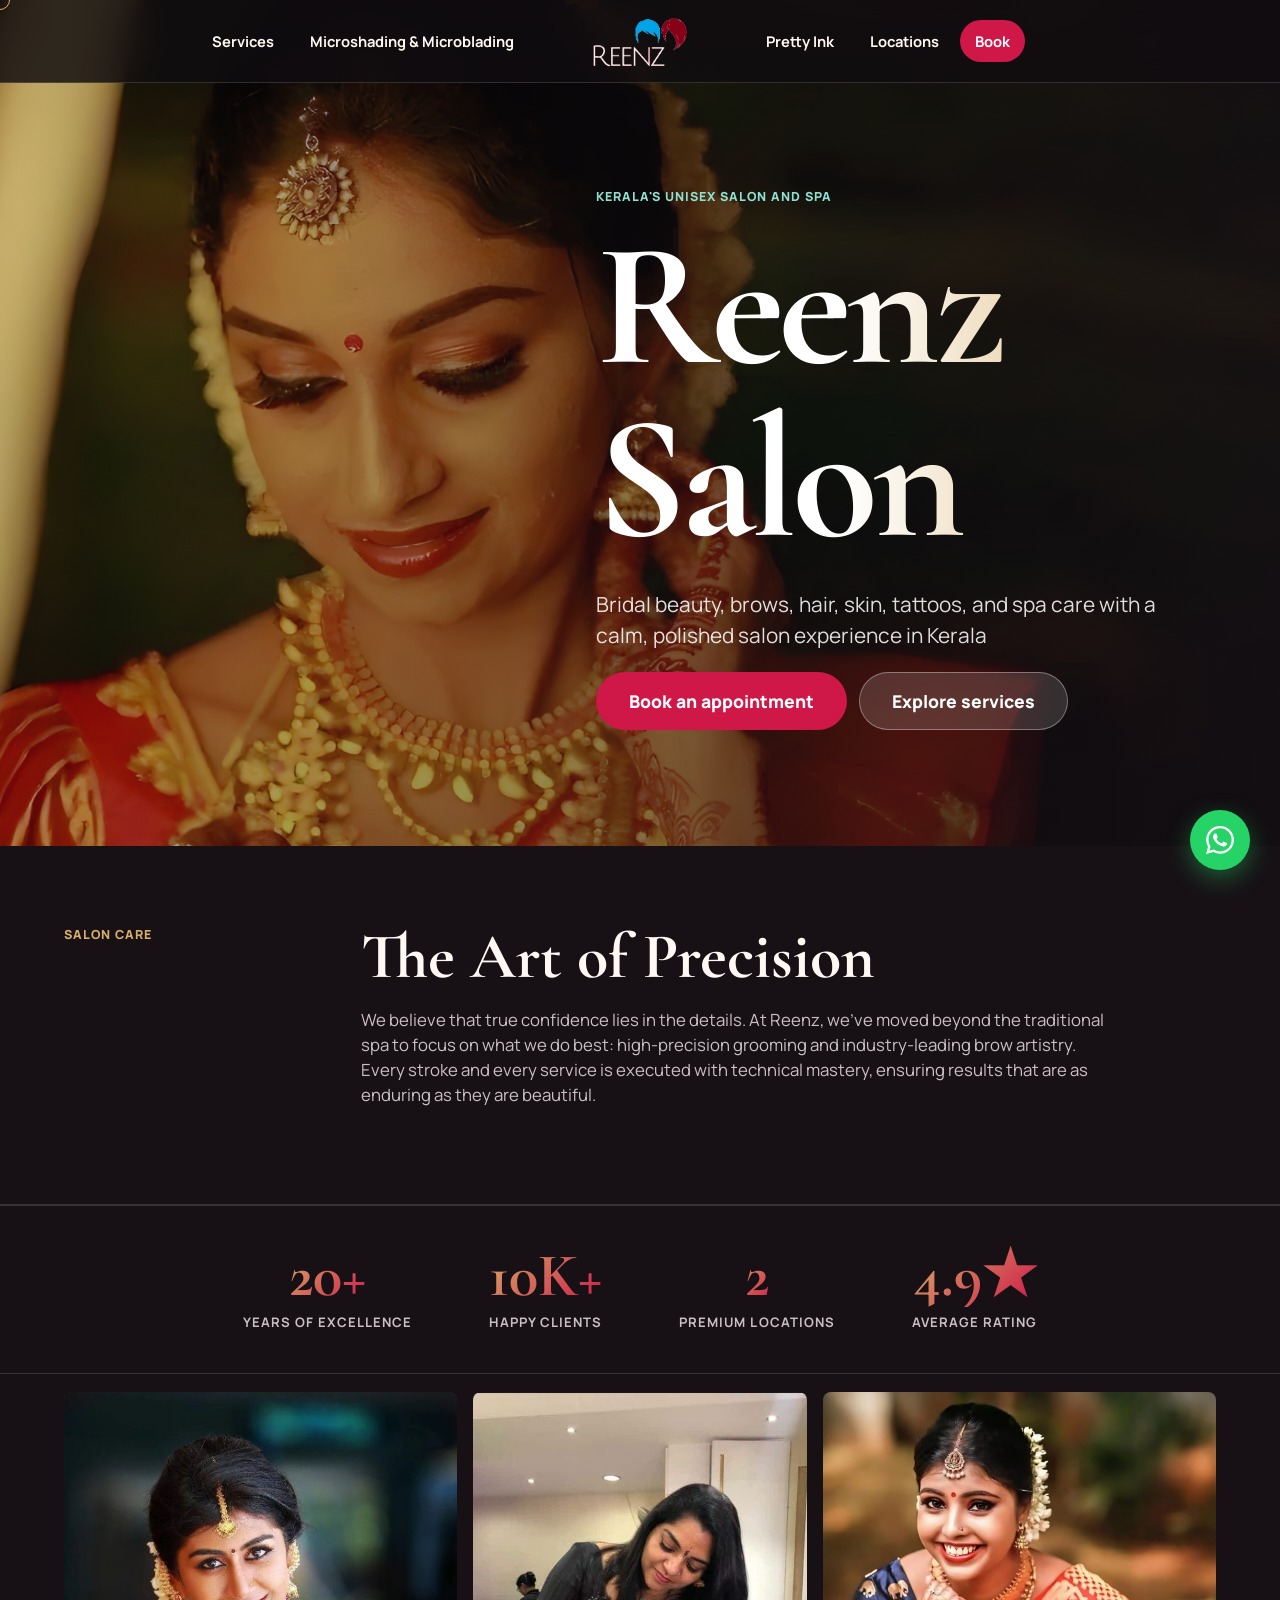
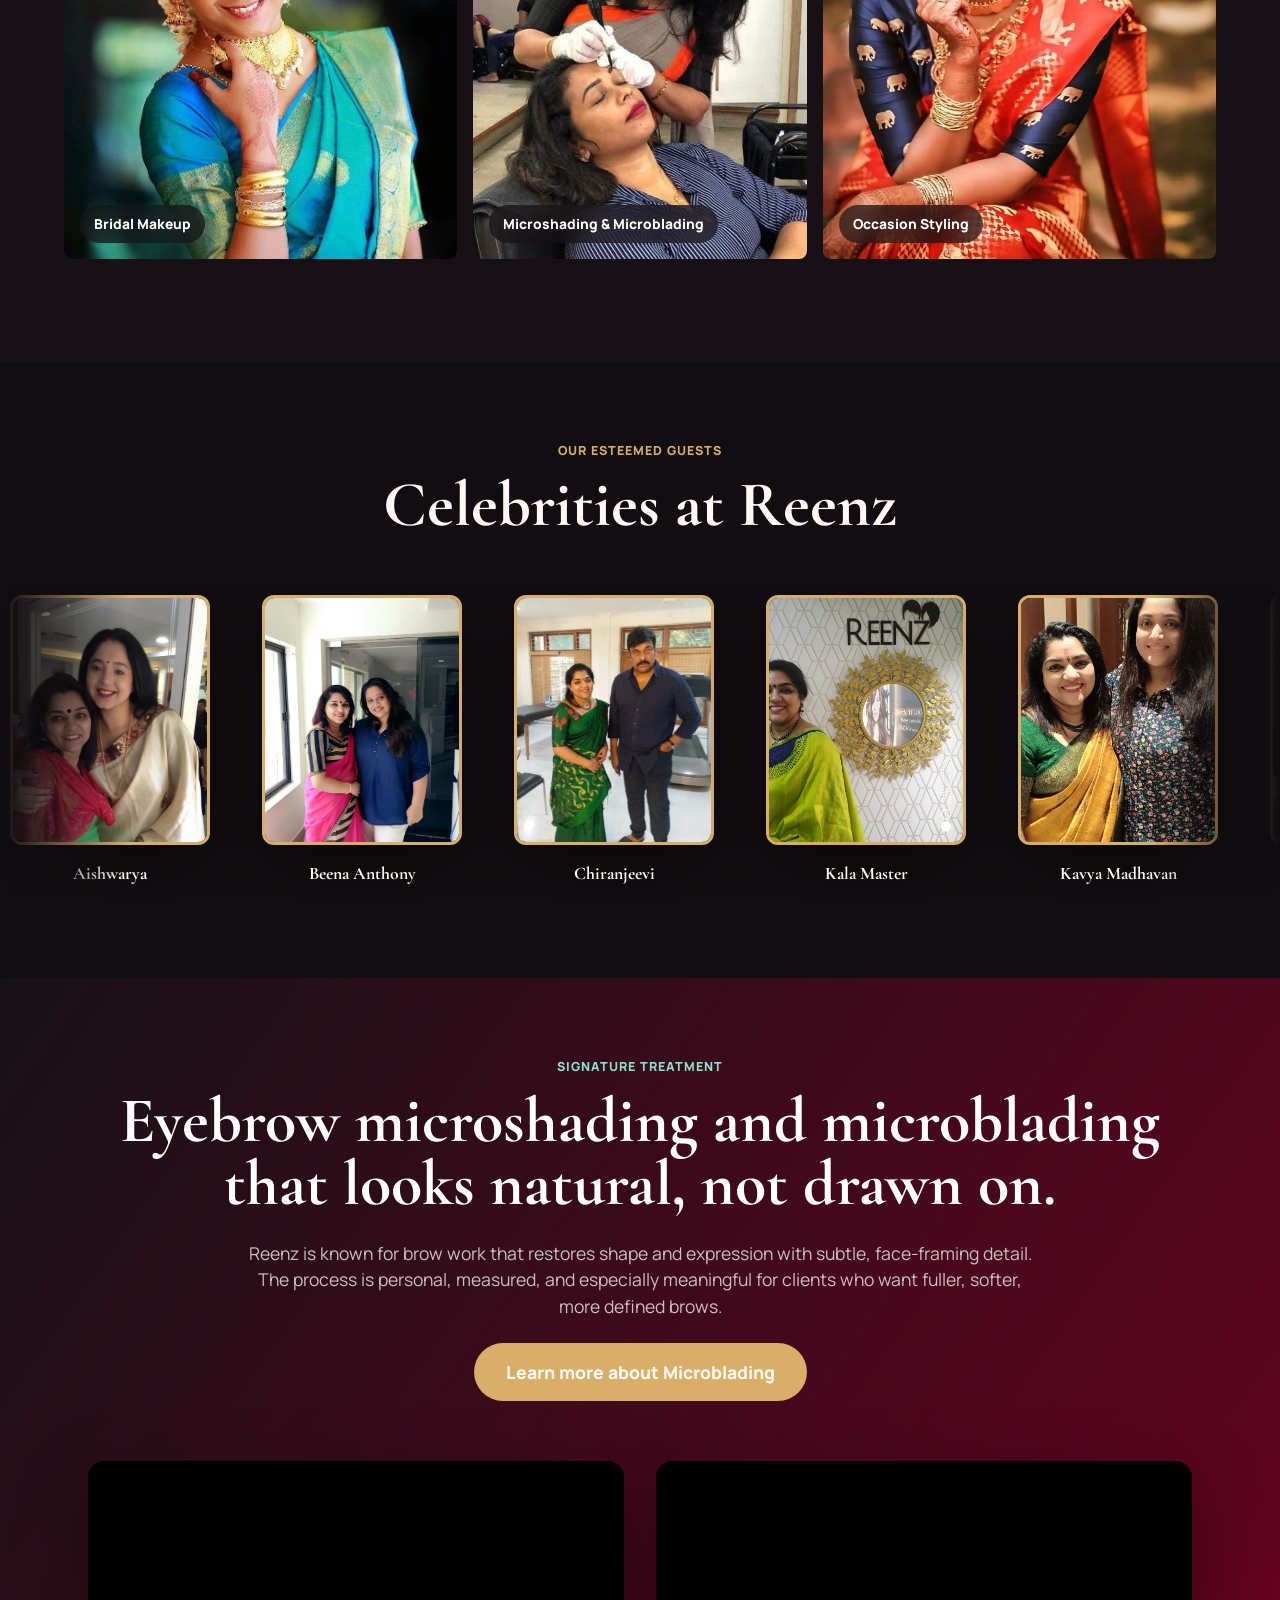
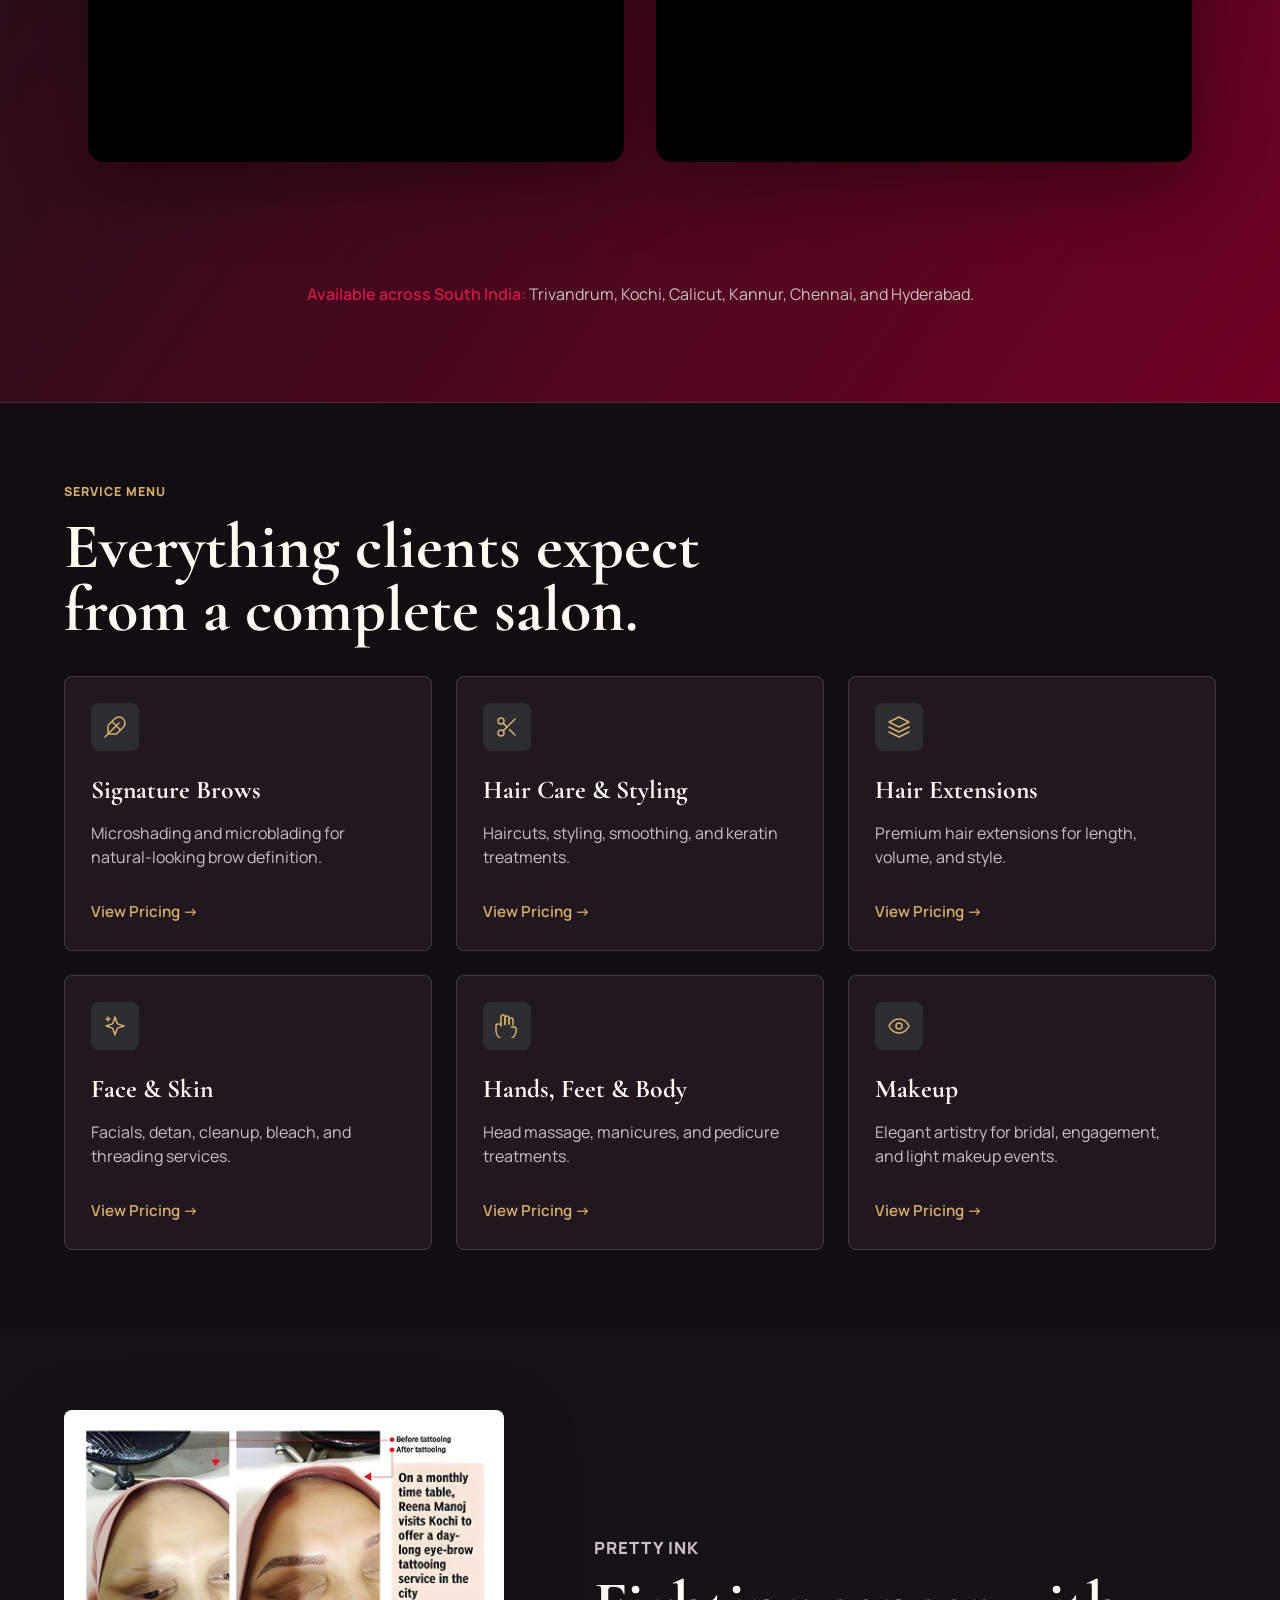
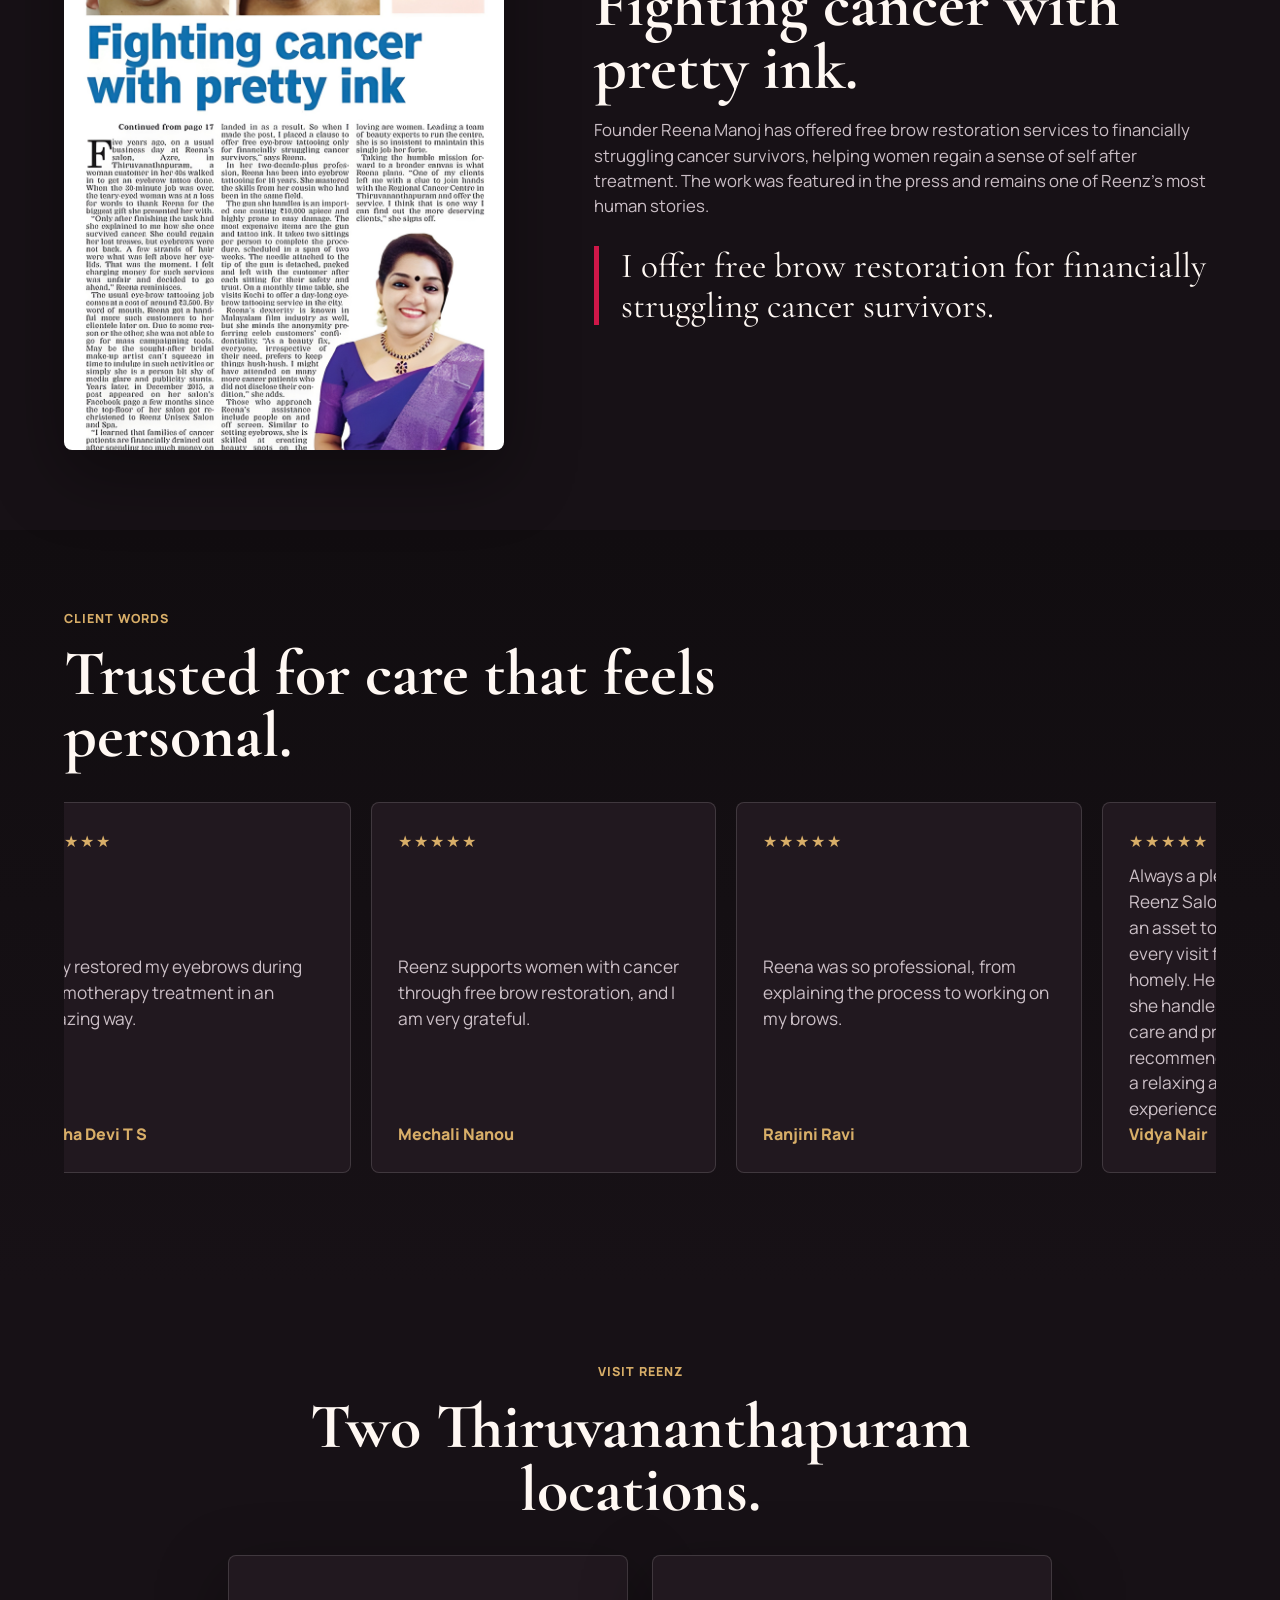
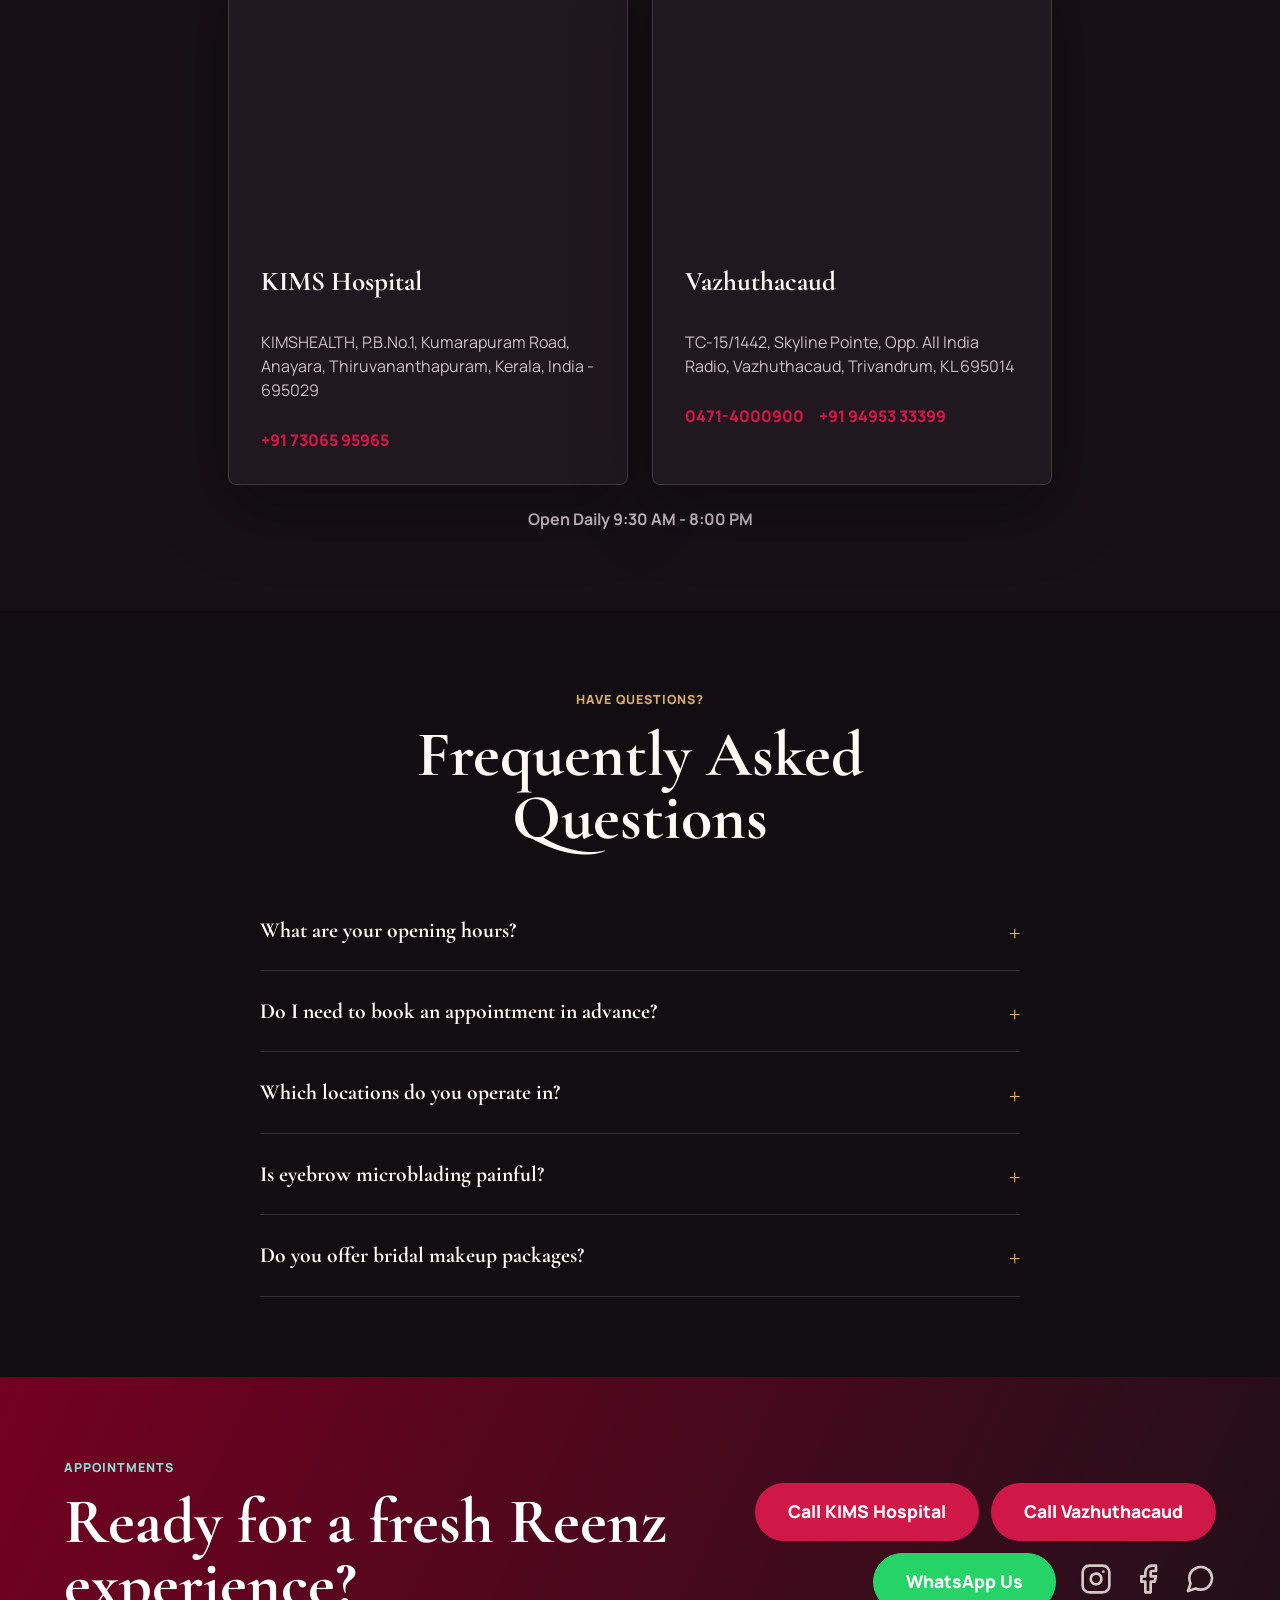
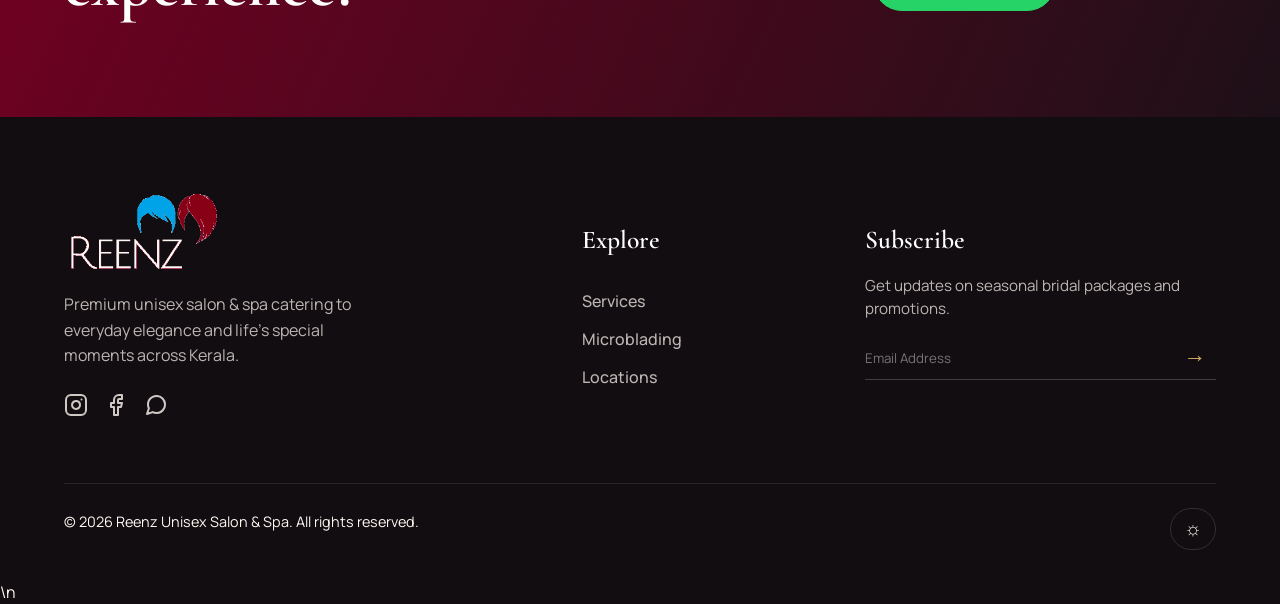
<file: index.html>
<!doctype html>
<html lang="en">
<head>
  <meta charset="utf-8">
  <meta name="viewport" content="width=device-width, initial-scale=1">
  <title>Reenz Unisex Salon & Spa | Premium Bridal & Hair Salon in Kerala</title>
  <meta name="description" content="Reenz is a premium luxury unisex salon and spa in Kerala offering expert eyebrow microshading, hair styling, bridal makeup, keratin treatments, and spa services.">
  <meta name="keywords" content="salon in Kerala, unisex salon Trivandrum, bridal makeup Kerala, eyebrow microshading, hair extensions, spa services, Reenz salon">
  <meta name="robots" content="index, follow, max-image-preview:large">
  <meta name="author" content="Reenz Unisex Salon & Spa">
  <link rel="canonical" href="https://reenz.in/">
  
  <!-- Open Graph / Facebook -->
  <meta property="og:type" content="website">
  <meta property="og:url" content="https://reenz.in/">
  <meta property="og:title" content="Reenz Unisex Salon & Spa | Premium Bridal & Hair Salon in Kerala">
  <meta property="og:description" content="Reenz is a premium luxury unisex salon and spa in Kerala offering expert eyebrow microshading, hair styling, bridal makeup, keratin treatments, and spa services.">
  <meta property="og:image" content="https://reenz.in/assets/reenz-bridal-portrait-clean.jpg">

  <!-- Twitter -->
  <meta property="twitter:card" content="summary_large_image">
  <meta property="twitter:url" content="https://reenz.in/">
  <meta property="twitter:title" content="Reenz Unisex Salon & Spa | Premium Bridal & Hair Salon in Kerala">
  <meta property="twitter:description" content="Reenz is a premium luxury unisex salon and spa in Kerala offering expert eyebrow microshading, hair styling, bridal makeup, keratin treatments, and spa services.">
  <meta property="twitter:image" content="https://reenz.in/assets/reenz-bridal-portrait-clean.jpg">

  <!-- Structured Data: Two separate LocalBusiness entries for each branch -->
  <script type="application/ld+json">
  [
    {
      "@context": "https://schema.org",
      "@type": "BeautySalon",
      "@id": "https://reenz.in/#kims",
      "name": "Reenz Unisex Salon & Spa – KIMS Hospital",
      "image": "https://reenz.in/assets/reenz-logo-wordmark.png",
      "url": "https://reenz.in/",
      "telephone": "+917306595965",
      "address": {
        "@type": "PostalAddress",
        "streetAddress": "KIMSHEALTH, P.B.No.1, Kumarapuram Road, Anayara",
        "addressLocality": "Thiruvananthapuram",
        "postalCode": "695029",
        "addressRegion": "Kerala",
        "addressCountry": "IN"
      },
      "openingHoursSpecification": [
        {
          "@type": "OpeningHoursSpecification",
          "dayOfWeek": ["Monday","Tuesday","Wednesday","Thursday","Friday","Saturday","Sunday"],
          "opens": "09:30",
          "closes": "20:00"
        }
      ],
      "aggregateRating": {
        "@type": "AggregateRating",
        "ratingValue": "4.9",
        "reviewCount": "312",
        "bestRating": "5"
      },
      "description": "Reenz is a premium luxury unisex salon and spa in Kerala offering expert eyebrow microshading, hair styling, bridal makeup, keratin treatments, and spa services.",
      "priceRange": "$$"
    },
    {
      "@context": "https://schema.org",
      "@type": "BeautySalon",
      "@id": "https://reenz.in/#vazhuthacaud",
      "name": "Reenz Unisex Salon & Spa – Vazhuthacaud",
      "image": "https://reenz.in/assets/reenz-logo-wordmark.png",
      "url": "https://reenz.in/",
      "telephone": "+919495333399",
      "address": {
        "@type": "PostalAddress",
        "streetAddress": "TC-15/1442, Skyline Pointe, Opp. All India Radio, Vazhuthacaud",
        "addressLocality": "Thiruvananthapuram",
        "postalCode": "695014",
        "addressRegion": "Kerala",
        "addressCountry": "IN"
      },
      "openingHoursSpecification": [
        {
          "@type": "OpeningHoursSpecification",
          "dayOfWeek": ["Monday","Tuesday","Wednesday","Thursday","Friday","Saturday","Sunday"],
          "opens": "09:30",
          "closes": "20:00"
        }
      ],
      "aggregateRating": {
        "@type": "AggregateRating",
        "ratingValue": "4.8",
        "reviewCount": "487",
        "bestRating": "5"
      },
      "description": "Reenz is a premium luxury unisex salon and spa in Kerala offering expert eyebrow microshading, hair styling, bridal makeup, keratin treatments, and spa services.",
      "priceRange": "$$"
    }
  ]
  </script>

  <!-- Structured Data (JSON-LD) for FAQ -->
  <script type="application/ld+json">
  {
    "@context": "https://schema.org",
    "@type": "FAQPage",
    "mainEntity": [{
      "@type": "Question",
      "name": "What are your opening hours?",
      "acceptedAnswer": {
        "@type": "Answer",
        "text": "We are open daily from 9:30 AM to 8:00 PM at both our Vazhuthacaud and KIMS branches."
      }
    }, {
      "@type": "Question",
      "name": "Do I need to book an appointment in advance?",
      "acceptedAnswer": {
        "@type": "Answer",
        "text": "While walk-ins are always welcome, we highly recommend booking in advance to ensure your preferred time and stylist."
      }
    }, {
      "@type": "Question",
      "name": "Which locations do you operate in?",
      "acceptedAnswer": {
        "@type": "Answer",
        "text": "We have two luxurious branches in Trivandrum: inside KIMS Hospital and at Vazhuthacaud."
      }
    }, {
      "@type": "Question",
      "name": "Is eyebrow microblading painful?",
      "acceptedAnswer": {
        "@type": "Answer",
        "text": "We use premium numbing creams to ensure the procedure is as comfortable and pain-free as possible. Most clients report feeling only a light scratching sensation."
      }
    }, {
      "@type": "Question",
      "name": "Do you offer bridal makeup packages?",
      "acceptedAnswer": {
        "@type": "Answer",
        "text": "Yes, we offer comprehensive bridal packages tailored to make your special day perfect, including pre-wedding treatments and day-of styling."
      }
    }]
  }
  </script>

  <link rel="icon" type="image/png" href="assets/favicon.png">
  <!-- Preload hero image for fastest LCP -->
  <link rel="preload" as="image" href="assets/reenz-bridal-wide-clean.jpg">
  <link rel="preconnect" href="https://fonts.googleapis.com">
  <link rel="preconnect" href="https://fonts.gstatic.com" crossorigin>
  <link href="https://fonts.googleapis.com/css2?family=Cormorant+Garamond:wght@600;700&family=Manrope:wght@400;500;600;700;800&display=swap" rel="stylesheet">
  <link rel="stylesheet" href="styles.css">
</head>
<body>
  <div class="custom-cursor"></div>
  <header class="site-header" data-header>
    <nav class="nav-group nav-left" data-nav>
      <a href="#services">Services</a>
      <a href="microblading.html">Microshading & Microblading</a>
    </nav>
    <a class="brand" href="#top" aria-label="Reenz home">
      <img class="logo-light" src="assets/reenz-logo-wordmark.png" alt="Reenz logo">
      <img class="logo-dark" src="assets/reenz-logo-wordmark-dark-clean.png" alt="Reenz logo">
    </a>
    <nav class="nav-group nav-right" data-nav>
      <a href="#story">Pretty Ink</a>
      <a href="#locations">Locations</a>
      <a class="nav-cta" href="#contact">Book</a>
    </nav>
    <button class="nav-toggle" type="button" aria-label="Open menu" aria-expanded="false" data-nav-toggle>
      <span></span>
      <span></span>
      <span></span>
    </button>
  </header>

  <main id="top">
    <section class="hero">
      <div class="hero-content">
        <p class="eyebrow">Kerala's unisex salon and spa</p>
        <h1>Reenz Salon</h1>
        <p class="hero-copy">Bridal beauty, brows, hair, skin, tattoos, and spa care with a calm, polished salon experience in Kerala</p>
        <div class="hero-actions">
          <a class="button primary" href="#contact">Book an appointment</a>
          <a class="button secondary" href="#services">Explore services</a>
        </div>
      </div>
    </section>

    <section class="intro section-pad">
      <div class="section-label">Salon Care</div>
      <div class="intro-copy">
        <h2>The Art of Precision</h2>
        <p>We believe that true confidence lies in the details. At Reenz, we’ve moved beyond the traditional spa to focus on what we do best: high-precision grooming and industry-leading brow artistry. Every stroke and every service is executed with technical mastery, ensuring results that are as enduring as they are beautiful.</p>
      </div>
    </section>

    <!-- Trust / Stats Bar -->
    <div class="stats-bar" aria-label="Reenz key statistics">
      <div class="stat-item reveal">
        <span class="stat-number">20+</span>
        <span class="stat-label">Years of Excellence</span>
      </div>
      <div class="stat-item reveal">
        <span class="stat-number">10K+</span>
        <span class="stat-label">Happy Clients</span>
      </div>
      <div class="stat-item reveal">
        <span class="stat-number">2</span>
        <span class="stat-label">Premium Locations</span>
      </div>
      <div class="stat-item reveal">
        <span class="stat-number">4.9★</span>
        <span class="stat-label">Average Rating</span>
      </div>
    </div>
    <section class="image-story" aria-label="Reenz salon work">
      <figure>
        <img src="assets/reenz-bridal-portrait-clean.jpg" alt="Traditional bridal makeup by Reenz" loading="lazy">
        <figcaption>Bridal Makeup</figcaption>
      </figure>
      <figure>
        <img src="assets/reenz-brow-service-clean.jpg" alt="Eyebrow microshading and microblading service at Reenz" loading="lazy">
        <figcaption>Microshading & Microblading</figcaption>
      </figure>
      <figure>
        <img src="assets/reenz-bridal-square-clean.jpg" alt="Bridal styling by Reenz" loading="lazy">
        <figcaption>Occasion Styling</figcaption>
      </figure>
    </section>

    <section class="celebs section-pad" id="celebs">
      <div class="section-heading-centered">
        <p class="eyebrow">Our Esteemed Guests</p>
        <h2 style="margin: 0;">Celebrities at Reenz</h2>
      </div>
      <div class="marquee-container">
        <div class="marquee-track">
          <!-- Original set -->
          <div class="celeb-card"><img src="assets/Celebs/Aishwarya.png" alt="Aishwarya" loading="lazy"><p>Aishwarya</p></div>
          <div class="celeb-card"><img src="assets/Celebs/Beena%20Anthony.png" alt="Beena Anthony" loading="lazy"><p>Beena Anthony</p></div>
          <div class="celeb-card"><img src="assets/Celebs/Chiranjeevi.jpg" alt="Chiranjeevi" loading="lazy"><p>Chiranjeevi</p></div>
          <div class="celeb-card"><img src="assets/Celebs/Kala%20Master.jpg" alt="Kala Master" style="object-position: right center;" loading="lazy"><p>Kala Master</p></div>
          <div class="celeb-card"><img src="assets/Celebs/Kavya%20Madhavan.jpg" alt="Kavya Madhavan" loading="lazy"><p>Kavya Madhavan</p></div>
          <div class="celeb-card"><img src="assets/Celebs/Kushboo.jpg" alt="Kushboo" loading="lazy"><p>Kushboo</p></div>
          <div class="celeb-card"><img src="assets/Celebs/Meena.jpg" alt="Meena" loading="lazy"><p>Meena</p></div>
          <div class="celeb-card"><img src="assets/Celebs/Nalini.jpg" alt="Nalini" loading="lazy"><p>Nalini</p></div>
          <div class="celeb-card"><img src="assets/Celebs/Namitha%20Pramod.jpg" alt="Namitha Pramod" loading="lazy"><p>Namitha Pramod</p></div>
          <div class="celeb-card"><img src="assets/Celebs/Nazriya.jpg" alt="Nazriya" loading="lazy"><p>Nazriya</p></div>
          <div class="celeb-card"><img src="assets/Celebs/Ponamma%20Babu.jpg" alt="Ponamma Babu" loading="lazy"><p>Ponamma Babu</p></div>
          <div class="celeb-card"><img src="assets/Celebs/Poornima%20Bhagyaraj.jpg" alt="Poornima Bhagyaraj" loading="lazy"><p>Poornima Bhagyaraj</p></div>
          <div class="celeb-card"><img src="assets/Celebs/Seema%20G%20Nair.jpg" alt="Seema G Nair" loading="lazy"><p>Seema G Nair</p></div>
          <div class="celeb-card"><img src="assets/Celebs/Shanti%20Master%20and%20Anuradha.jpg" alt="Shanti Master &amp; Anuradha" loading="lazy"><p>Shanti Master &amp; Anuradha</p></div>
          <div class="celeb-card"><img src="assets/Celebs/Sona%20Nair.png" alt="Sona Nair" loading="lazy"><p>Sona Nair</p></div>
          <div class="celeb-card"><img src="assets/Celebs/Sreevidhya.jpg" alt="Sreevidhya" loading="lazy"><p>Sreevidhya</p></div>
          <div class="celeb-card"><img src="assets/Celebs/Suhasini%20and%20nina%20kothari.jpg" alt="Suhasini &amp; Nina Kothari" loading="lazy"><p>Suhasini &amp; Nina Kothari</p></div>
          <div class="celeb-card"><img src="assets/Celebs/Sweta%20Menon.jpg" alt="Sweta Menon" loading="lazy"><p>Sweta Menon</p></div>
          <div class="celeb-card"><img src="assets/Celebs/Urmila%20Unni.jpg" alt="Urmila Unni" loading="lazy"><p>Urmila Unni</p></div>
          <!-- Duplicate set for seamless scrolling -->
          <div class="celeb-card"><img src="assets/Celebs/Aishwarya.png" alt="Aishwarya" loading="lazy"><p>Aishwarya</p></div>
          <div class="celeb-card"><img src="assets/Celebs/Beena%20Anthony.png" alt="Beena Anthony" loading="lazy"><p>Beena Anthony</p></div>
          <div class="celeb-card"><img src="assets/Celebs/Chiranjeevi.jpg" alt="Chiranjeevi" loading="lazy"><p>Chiranjeevi</p></div>
          <div class="celeb-card"><img src="assets/Celebs/Kala%20Master.jpg" alt="Kala Master" style="object-position: right center;" loading="lazy"><p>Kala Master</p></div>
          <div class="celeb-card"><img src="assets/Celebs/Kavya%20Madhavan.jpg" alt="Kavya Madhavan" loading="lazy"><p>Kavya Madhavan</p></div>
          <div class="celeb-card"><img src="assets/Celebs/Kushboo.jpg" alt="Kushboo" loading="lazy"><p>Kushboo</p></div>
          <div class="celeb-card"><img src="assets/Celebs/Meena.jpg" alt="Meena" loading="lazy"><p>Meena</p></div>
          <div class="celeb-card"><img src="assets/Celebs/Nalini.jpg" alt="Nalini" loading="lazy"><p>Nalini</p></div>
          <div class="celeb-card"><img src="assets/Celebs/Namitha%20Pramod.jpg" alt="Namitha Pramod" loading="lazy"><p>Namitha Pramod</p></div>
          <div class="celeb-card"><img src="assets/Celebs/Nazriya.jpg" alt="Nazriya" loading="lazy"><p>Nazriya</p></div>
          <div class="celeb-card"><img src="assets/Celebs/Ponamma%20Babu.jpg" alt="Ponamma Babu" loading="lazy"><p>Ponamma Babu</p></div>
          <div class="celeb-card"><img src="assets/Celebs/Poornima%20Bhagyaraj.jpg" alt="Poornima Bhagyaraj" loading="lazy"><p>Poornima Bhagyaraj</p></div>
          <div class="celeb-card"><img src="assets/Celebs/Seema%20G%20Nair.jpg" alt="Seema G Nair" loading="lazy"><p>Seema G Nair</p></div>
          <div class="celeb-card"><img src="assets/Celebs/Shanti%20Master%20and%20Anuradha.jpg" alt="Shanti Master &amp; Anuradha" loading="lazy"><p>Shanti Master &amp; Anuradha</p></div>
          <div class="celeb-card"><img src="assets/Celebs/Sona%20Nair.png" alt="Sona Nair" loading="lazy"><p>Sona Nair</p></div>
          <div class="celeb-card"><img src="assets/Celebs/Sreevidhya.jpg" alt="Sreevidhya" loading="lazy"><p>Sreevidhya</p></div>
          <div class="celeb-card"><img src="assets/Celebs/Suhasini%20and%20nina%20kothari.jpg" alt="Suhasini &amp; Nina Kothari" loading="lazy"><p>Suhasini &amp; Nina Kothari</p></div>
          <div class="celeb-card"><img src="assets/Celebs/Sweta%20Menon.jpg" alt="Sweta Menon" loading="lazy"><p>Sweta Menon</p></div>
          <div class="celeb-card"><img src="assets/Celebs/Urmila%20Unni.jpg" alt="Urmila Unni" loading="lazy"><p>Urmila Unni</p></div>
        </div>
      </div>
    </section>

    <section class="brows-showcase dark section-pad" id="brows" style="border-bottom: 1px solid var(--line);">
      <div style="max-width: 1200px; margin: 0 auto;">
        <div class="section-heading-centered" style="margin-bottom: 60px;">
          <p class="eyebrow">Signature treatment</p>
          <h2>Eyebrow microshading and microblading that looks natural, not drawn on.</h2>
          <p style="max-width: 800px; margin: 24px auto; color: var(--muted); font-size: 1.1rem;">Reenz is known for brow work that restores shape and expression with subtle, face-framing detail. The process is personal, measured, and especially meaningful for clients who want fuller, softer, more defined brows.</p>
          <a class="button primary" href="microblading.html" style="background: var(--gold); color: var(--ink); border: none;">Learn more about Microblading</a>
        </div>
        
        <div class="video-grid">
          <div>
            <div class="video-wrapper">
              <iframe 
                src="https://www.youtube.com/embed/mHEEbYcP17A" 
                title="Eyebrow Microblading at Reenz Salon - Mapping" 
                allow="accelerometer; autoplay; clipboard-write; encrypted-media; gyroscope; picture-in-picture; web-share" 
                referrerpolicy="strict-origin-when-cross-origin" 
                loading="lazy"
                allowfullscreen>
              </iframe>
            </div>
          </div>
          <div>
            <div class="video-wrapper">
              <iframe 
                src="https://www.youtube.com/embed/P4DMqVdOI70" 
                title="Eyebrow Microblading at Reenz Salon - Results" 
                allow="accelerometer; autoplay; clipboard-write; encrypted-media; gyroscope; picture-in-picture; web-share" 
                referrerpolicy="strict-origin-when-cross-origin" 
                loading="lazy"
                allowfullscreen>
              </iframe>
            </div>
          </div>
        </div>
        
        <p style="text-align: center; margin-top: 40px; font-weight: 600; color: var(--rose);">Available across South India: <span style="font-weight: 400; color: var(--muted);">Trivandrum, Kochi, Calicut, Kannur, Chennai, and Hyderabad.</span></p>
      </div>
    </section>

    <section class="services section-pad" id="services">
      <div class="section-heading">
        <p class="eyebrow">Service Menu</p>
        <h2>Everything clients expect from a complete salon.</h2>
      </div>
      <div class="menu-grid">
        
        <article class="menu-card" data-modal-open="modal-signature" tabindex="0" role="button">
          <span class="menu-icon"><svg width="28" height="28" viewBox="0 0 24 24" fill="none" stroke="currentColor" stroke-width="1.5" stroke-linecap="round" stroke-linejoin="round"><path d="M20.24 12.24a6 6 0 0 0-8.49-8.49L5 10.5V19h8.5z"/><line x1="16" y1="8" x2="2" y2="22"/><line x1="17.5" y1="15" x2="9" y2="6.5"/></svg></span>
          <h3>Signature Brows</h3>
          <p>Microshading and microblading for natural-looking brow definition.</p>
          <span class="action-text">View Pricing &rarr;</span>
        </article>

        <article class="menu-card" data-modal-open="modal-hair" tabindex="0" role="button">
          <span class="menu-icon"><svg width="28" height="28" viewBox="0 0 24 24" fill="none" stroke="currentColor" stroke-width="1.5" stroke-linecap="round" stroke-linejoin="round"><circle cx="6" cy="6" r="3"/><circle cx="6" cy="18" r="3"/><line x1="20" y1="4" x2="8.12" y2="15.88"/><line x1="14.47" y1="14.48" x2="20" y2="20"/><line x1="8.12" y1="8.12" x2="12" y2="12"/></svg></span>
          <h3>Hair Care & Styling</h3>
          <p>Haircuts, styling, smoothing, and keratin treatments.</p>
          <span class="action-text">View Pricing &rarr;</span>
        </article>


        <article class="menu-card" data-modal-open="modal-extensions" tabindex="0" role="button">
          <span class="menu-icon"><svg width="28" height="28" viewBox="0 0 24 24" fill="none" stroke="currentColor" stroke-width="1.5" stroke-linecap="round" stroke-linejoin="round"><polygon points="12 2 2 7 12 12 22 7 12 2"/><polyline points="2 12 12 17 22 12"/><polyline points="2 17 12 22 22 17"/></svg></span>
          <h3>Hair Extensions</h3>
          <p>Premium hair extensions for length, volume, and style.</p>
          <span class="action-text">View Pricing &rarr;</span>
        </article>
        <article class="menu-card" data-modal-open="modal-face" tabindex="0" role="button">
          <span class="menu-icon"><svg width="28" height="28" viewBox="0 0 24 24" fill="none" stroke="currentColor" stroke-width="1.5" stroke-linecap="round" stroke-linejoin="round"><path d="m12 3-1.912 5.813a2 2 0 0 1-1.275 1.275L3 12l5.813 1.912a2 2 0 0 1 1.275 1.275L12 21l1.912-5.813a2 2 0 0 1 1.275-1.275L21 12l-5.813-1.912a2 2 0 0 1-1.275-1.275L12 3Z"/><path d="M5 3v4"/><path d="M3 5h4"/></svg></span>
          <h3>Face & Skin</h3>
          <p>Facials, detan, cleanup, bleach, and threading services.</p>
          <span class="action-text">View Pricing &rarr;</span>
        </article>

        <article class="menu-card" data-modal-open="modal-hands" tabindex="0" role="button">
          <span class="menu-icon"><svg width="28" height="28" viewBox="0 0 24 24" fill="none" stroke="currentColor" stroke-width="1.5" stroke-linecap="round" stroke-linejoin="round"><path d="M18 11V6a2 2 0 0 0-4 0v4"/><path d="M14 10V4a2 2 0 0 0-4 0v6"/><path d="M10 10.5V3a2 2 0 0 0-4 0v9"/><path d="M16.5 13H19a2 2 0 0 1 2 2v2a8 8 0 0 1-8 8H9a8 8 0 0 1-8-8v-5a2 2 0 0 1 2-2h1.5"/><path d="M6 10v1"/></svg></span>
          <h3>Hands, Feet & Body</h3>
          <p>Head massage, manicures, and pedicure treatments.</p>
          <span class="action-text">View Pricing &rarr;</span>
        </article>

        <article class="menu-card" data-modal-open="modal-makeup" tabindex="0" role="button">
          <span class="menu-icon"><svg width="28" height="28" viewBox="0 0 24 24" fill="none" stroke="currentColor" stroke-width="1.5" stroke-linecap="round" stroke-linejoin="round"><path d="M2 12s3-7 10-7 10 7 10 7-3 7-10 7-10-7-10-7Z"/><circle cx="12" cy="12" r="3"/></svg></span>
          <h3>Makeup</h3>
          <p>Elegant artistry for bridal, engagement, and light makeup events.</p>
          <span class="action-text">View Pricing &rarr;</span>
        </article>
      </div>
    </section>

    <section class="story section-pad" id="story">
      <div class="story-media" data-modal-open="articleModal" tabindex="0" role="button" aria-label="Read full article">
        <img src="assets/reenz-news.jpg" alt="Newspaper article about Reenz supporting cancer survivors with eyebrow microshading and microblading" loading="lazy">
        <div class="story-media-overlay">
          <span class="read-text">Read Full Article</span>
        </div>
      </div>
      <div class="story-copy">
        <p class="eyebrow">Pretty Ink</p>
        <h2>Fighting cancer with pretty ink.</h2>
        <p>Founder Reena Manoj has offered free brow restoration services to financially struggling cancer survivors, helping women regain a sense of self after treatment. The work was featured in the press and remains one of Reenz's most human stories.</p>
        <blockquote>I offer free brow restoration for financially struggling cancer survivors.</blockquote>
      </div>
    </section>

    <section class="testimonials section-pad" aria-label="Client testimonials">
      <div class="section-heading">
        <p class="eyebrow">Client words</p>
        <h2>Trusted for care that feels personal.</h2>
      </div>
      <div class="carousel-wrapper">
        <div class="quote-grid carousel-track">
          <figure class="carousel-slide">
            <span class="review-stars" aria-label="5 stars">★★★★★</span>
            <blockquote>They restored my eyebrows during chemotherapy treatment in an amazing way.</blockquote>
            <figcaption>Sudha Devi T S</figcaption>
          </figure>
          <figure class="carousel-slide">
            <span class="review-stars" aria-label="5 stars">★★★★★</span>
            <blockquote>Reenz supports women with cancer through free brow restoration, and I am very grateful.</blockquote>
            <figcaption>Mechali Nanou</figcaption>
          </figure>
          <figure class="carousel-slide">
            <span class="review-stars" aria-label="5 stars">★★★★★</span>
            <blockquote>Reena was so professional, from explaining the process to working on my brows.</blockquote>
            <figcaption>Ranjini Ravi</figcaption>
          </figure>
          <figure class="carousel-slide">
            <span class="review-stars" aria-label="5 stars">★★★★★</span>
            <blockquote>Always a pleasant experience at Reenz Salon. Sunitha chechi is truly an asset to the salon—she makes every visit feel so comfortable and homely. Her work is effortless, and she handles every service with great care and professionalism. Highly recommended for anyone looking for a relaxing and satisfying salon experience!</blockquote>
            <figcaption>Vidya Nair</figcaption>
          </figure>
          <figure class="carousel-slide">
            <span class="review-stars" aria-label="5 stars">★★★★★</span>
            <blockquote>I had my botox treatment at Reenz unisex salon and spa and it was such a lovely experience. The staffs were warm and attentive. Biman and Renu were incredibly professional, friendly and did an amazing job. This is the second time i am doing my hair botox there. Truly excellent service and highly recommended.</blockquote>
            <figcaption>Dhanya Mohan</figcaption>
          </figure>
          <figure class="carousel-slide">
            <span class="review-stars" aria-label="5 stars">★★★★★</span>
            <blockquote>Had an excellent experience at Reenz Salon. The service was top-notch, and I want to give a special shout-out to Najma. She was professional, attentive, and provided fantastic service. Highly recommend this place if you're looking for quality care.</blockquote>
            <figcaption>Vivekh Nayar</figcaption>
          </figure>
          <figure class="carousel-slide">
            <span class="review-stars" aria-label="5 stars">★★★★★</span>
            <blockquote>I highly recommend this salon for eyebrow shaping and eyebrow shading. Reena chechi, the magical hands, was so talented and took the time to discuss what shape would best suit my face. The results are amazing and I felt comfortable throughout the entire process. 4 years of experience — thank you Reena chechi! 💖</blockquote>
            <figcaption>Sangeetha Padmakumar</figcaption>
          </figure>
        </div>
      </div>
    </section>

    <section class="locations section-pad" id="locations">
      <div class="section-heading">
        <p class="eyebrow">Visit Reenz</p>
        <h2>Two Thiruvananthapuram locations.</h2>
      </div>
      <div class="location-grid">
        <article class="location-card">
          <div class="map-wrap">
            <iframe class="styled-map" width="100%" height="100%" frameborder="0" scrolling="no" marginheight="0" marginwidth="0" src="https://maps.google.com/maps?q=Reenz%20Family%20Salon%20KIMS%20Hospital%20Trivandrum&amp;t=&amp;z=14&amp;ie=UTF8&amp;iwloc=&amp;output=embed" title="Reenz KIMS Hospital location map" loading="lazy"></iframe>
          </div>
          <h3>KIMS Hospital</h3>
          <address>
            <p>KIMSHEALTH, P.B.No.1, Kumarapuram Road, Anayara, Thiruvananthapuram, Kerala, India - 695029</p>
            <a href="tel:+917306595965">+91 73065 95965</a>
          </address>
        </article>
        <article class="location-card">
          <div class="map-wrap">
            <iframe class="styled-map" width="100%" height="100%" frameborder="0" scrolling="no" marginheight="0" marginwidth="0" src="https://maps.google.com/maps?q=Reenz%20Family%20Salon%20Vazhuthacaud&amp;t=&amp;z=15&amp;ie=UTF8&amp;iwloc=&amp;output=embed" title="Reenz Vazhuthacaud location map" loading="lazy"></iframe>
          </div>
          <h3>Vazhuthacaud</h3>
          <address>
            <p>TC-15/1442, Skyline Pointe, Opp. All India Radio, Vazhuthacaud, Trivandrum, KL 695014</p>
            <a href="tel:+914714000900">0471-4000900</a>
            <a href="tel:+919495333399" style="margin-left: 12px;">+91 94953 33399</a>
          </address>
        </article>
      </div>
      <p class="hours">Open Daily 9:30 AM - 8:00 PM</p>
    </section>

    <section class="faq section-pad" id="faq">
      <div class="faq-heading-wrap">
        <p class="eyebrow">Have Questions?</p>
        <h2 style="margin: 0;">Frequently Asked Questions</h2>
      </div>
      <div class="faq-body">
        
        <details class="faq-item">
          <summary class="faq-question">What are your opening hours?</summary>
          <div class="faq-answer"><p>We are open daily from 9:30 AM to 8:00 PM at both our Vazhuthacaud and KIMS branches.</p></div>
        </details>
        
        <details class="faq-item">
          <summary class="faq-question">Do I need to book an appointment in advance?</summary>
          <div class="faq-answer"><p>While walk-ins are always welcome, we highly recommend booking in advance to ensure your preferred time and stylist.</p></div>
        </details>
        
        <details class="faq-item">
          <summary class="faq-question">Which locations do you operate in?</summary>
          <div class="faq-answer"><p>We have two luxurious branches in Trivandrum: inside KIMS Hospital and at Vazhuthacaud.</p></div>
        </details>
        
        <details class="faq-item">
          <summary class="faq-question">Is eyebrow microblading painful?</summary>
          <div class="faq-answer"><p>We use premium numbing creams to ensure the procedure is as comfortable and pain-free as possible. Most clients report feeling only a light scratching sensation.</p></div>
        </details>

        <details class="faq-item">
          <summary class="faq-question">Do you offer bridal makeup packages?</summary>
          <div class="faq-answer"><p>Yes, we offer comprehensive bridal packages tailored to make your special day perfect, including pre-wedding treatments and day-of styling.</p></div>
        </details>

      </div>
    </section>

    <section class="contact" id="contact">
      <div>
        <p class="eyebrow">Appointments</p>
        <h2>Ready for a fresh Reenz experience?</h2>
      </div>
      <div class="contact-actions" style="align-items: center;">
        <a class="button primary" href="tel:+917306595965">Call KIMS Hospital</a>
        <a class="button primary" href="tel:+914714000900">Call Vazhuthacaud</a>
        <a class="button primary" href="https://wa.me/919495333399?text=Hi%2C+I%27d+like+to+book+an+appointment+at+Reenz+Salon" target="_blank" rel="noopener noreferrer" style="background: #25d366; border-color: #25d366;">WhatsApp Us</a>
        <div class="social-links" style="display: flex; gap: 20px; margin-left: 12px;">
          <a href="https://www.instagram.com/reenz_family_salon/" target="_blank" aria-label="Instagram" style="color: var(--ink); opacity: 0.8; transition: opacity 0.3s ease, transform 0.3s ease;" onmouseover="this.style.opacity='1'; this.style.color='var(--gold)'; this.style.transform='scale(1.1)';" onmouseout="this.style.opacity='0.8'; this.style.color='var(--ink)'; this.style.transform='scale(1)';">
            <svg width="32" height="32" viewBox="0 0 24 24" fill="none" stroke="currentColor" stroke-width="2" stroke-linecap="round" stroke-linejoin="round"><rect x="2" y="2" width="20" height="20" rx="5" ry="5"></rect><path d="M16 11.37A4 4 0 1 1 12.63 8 4 4 0 0 1 16 11.37z"></path><line x1="17.5" y1="6.5" x2="17.51" y2="6.5"></line></svg>
          </a>
          <a href="https://www.facebook.com/reenzsalon" target="_blank" aria-label="Facebook" style="color: var(--ink); opacity: 0.8; transition: opacity 0.3s ease, transform 0.3s ease;" onmouseover="this.style.opacity='1'; this.style.color='var(--gold)'; this.style.transform='scale(1.1)';" onmouseout="this.style.opacity='0.8'; this.style.color='var(--ink)'; this.style.transform='scale(1)';">
            <svg width="32" height="32" viewBox="0 0 24 24" fill="none" stroke="currentColor" stroke-width="2" stroke-linecap="round" stroke-linejoin="round"><path d="M18 2h-3a5 5 0 0 0-5 5v3H7v4h3v8h4v-8h3l1-4h-4V7a1 1 0 0 1 1-1h3z"></path></svg>
          </a>
          <a href="https://wa.me/919395333399" target="_blank" aria-label="WhatsApp" style="color: var(--ink); opacity: 0.8; transition: opacity 0.3s ease, transform 0.3s ease;" onmouseover="this.style.opacity='1'; this.style.color='var(--gold)'; this.style.transform='scale(1.1)';" onmouseout="this.style.opacity='0.8'; this.style.color='var(--ink)'; this.style.transform='scale(1)';">
            <svg width="32" height="32" viewBox="0 0 24 24" fill="none" stroke="currentColor" stroke-width="2" stroke-linecap="round" stroke-linejoin="round"><path d="M21 11.5a8.38 8.38 0 0 1-.9 3.8 8.5 8.5 0 0 1-7.6 4.7 8.38 8.38 0 0 1-3.8-.9L3 21l1.9-5.7a8.38 8.38 0 0 1-.9-3.8 8.5 8.5 0 0 1 4.7-7.6 8.38 8.38 0 0 1 3.8-.9h.5a8.48 8.48 0 0 1 8 8v.5z"></path></svg>
          </a>
        </div>
      </div>
    </section>
  </main>

  <footer class="site-footer expanded-footer">
    <div class="footer-top">
      <div class="footer-brand">
        <img class="logo-light" src="assets/reenz-logo-wordmark.png" alt="Reenz logo">
        <img class="logo-dark" src="assets/reenz-logo-wordmark-dark-clean.png" alt="Reenz logo">
        <p>Premium unisex salon & spa catering to everyday elegance and life's special moments across Kerala.</p>
        <div class="social-links" style="display: flex; gap: 16px; margin-top: 24px;">
          <a href="https://www.instagram.com/reenz_family_salon/" target="_blank" aria-label="Instagram" style="color: var(--ink); opacity: 0.8; transition: opacity 0.3s ease;" onmouseover="this.style.opacity='1'; this.style.color='var(--gold)';" onmouseout="this.style.opacity='0.8'; this.style.color='var(--ink)';">
            <svg width="24" height="24" viewBox="0 0 24 24" fill="none" stroke="currentColor" stroke-width="2" stroke-linecap="round" stroke-linejoin="round"><rect x="2" y="2" width="20" height="20" rx="5" ry="5"></rect><path d="M16 11.37A4 4 0 1 1 12.63 8 4 4 0 0 1 16 11.37z"></path><line x1="17.5" y1="6.5" x2="17.51" y2="6.5"></line></svg>
          </a>
          <a href="https://www.facebook.com/reenzsalon" target="_blank" aria-label="Facebook" style="color: var(--ink); opacity: 0.8; transition: opacity 0.3s ease;" onmouseover="this.style.opacity='1'; this.style.color='var(--gold)';" onmouseout="this.style.opacity='0.8'; this.style.color='var(--ink)';">
            <svg width="24" height="24" viewBox="0 0 24 24" fill="none" stroke="currentColor" stroke-width="2" stroke-linecap="round" stroke-linejoin="round"><path d="M18 2h-3a5 5 0 0 0-5 5v3H7v4h3v8h4v-8h3l1-4h-4V7a1 1 0 0 1 1-1h3z"></path></svg>
          </a>
          <a href="https://wa.me/919395333399" target="_blank" aria-label="WhatsApp" style="color: var(--ink); opacity: 0.8; transition: opacity 0.3s ease;" onmouseover="this.style.opacity='1'; this.style.color='var(--gold)';" onmouseout="this.style.opacity='0.8'; this.style.color='var(--ink)';">
            <svg width="24" height="24" viewBox="0 0 24 24" fill="none" stroke="currentColor" stroke-width="2" stroke-linecap="round" stroke-linejoin="round"><path d="M21 11.5a8.38 8.38 0 0 1-.9 3.8 8.5 8.5 0 0 1-7.6 4.7 8.38 8.38 0 0 1-3.8-.9L3 21l1.9-5.7a8.38 8.38 0 0 1-.9-3.8 8.5 8.5 0 0 1 4.7-7.6 8.38 8.38 0 0 1 3.8-.9h.5a8.48 8.48 0 0 1 8 8v.5z"></path></svg>
          </a>
        </div>
      </div>
      <div class="footer-links">
        <h4>Explore</h4>
        <a href="#services">Services</a>
        <a href="microblading.html">Microblading</a>
        <a href="#locations">Locations</a>
      </div>
      <div class="footer-newsletter">
        <h4>Subscribe</h4>
        <p>Get updates on seasonal bridal packages and promotions.</p>
        <form class="newsletter-form" action="https://formspree.io/f/mdaboqlp" method="POST">
          <input type="email" name="email" placeholder="Email Address" required>
          <button type="submit">→</button>
        </form>
      </div>
    </div>
    <div class="footer-bottom">
      <p>© 2026 Reenz Unisex Salon & Spa. All rights reserved.</p>
      <div class="footer-actions">
        <button class="theme-toggle" type="button" aria-label="Switch to light mode" data-theme-toggle>
          <span class="theme-icon theme-icon-moon" aria-hidden="true">☾</span>
          <span class="theme-icon theme-icon-sun" aria-hidden="true">☼</span>
        </button>
      </div>
    </div>
  </footer>


  <!-- Back to Top -->
  <a href="#top" class="back-to-top" aria-label="Back to top">
    <svg width="20" height="20" viewBox="0 0 24 24" fill="none" stroke="currentColor" stroke-width="2.5" stroke-linecap="round" stroke-linejoin="round"><polyline points="18 15 12 9 6 15"/></svg>
  </a>

  <a href="https://wa.me/919395333399" class="whatsapp-float" target="_blank" rel="noopener noreferrer" aria-label="Chat with us on WhatsApp">
    <svg xmlns="http://www.w3.org/2000/svg" viewBox="0 0 24 24" width="28" height="28" fill="currentColor">
      <path d="M17.472 14.382c-.297-.149-1.758-.867-2.03-.967-.273-.099-.471-.148-.67.15-.197.297-.767.966-.94 1.164-.173.199-.347.223-.644.075-.297-.15-1.255-.463-2.39-1.475-.883-.788-1.48-1.761-1.653-2.059-.173-.297-.018-.458.13-.606.134-.133.298-.347.446-.52.149-.174.198-.298.298-.497.099-.198.05-.371-.025-.52-.075-.149-.669-1.612-.916-2.207-.242-.579-.487-.5-.669-.51a12.8 12.8 0 0 0-.57-.01c-.198 0-.52.074-.792.372-.272.297-1.04 1.016-1.04 2.479 0 1.462 1.065 2.875 1.213 3.074.149.198 2.096 3.2 5.077 4.487.709.306 1.262.489 1.694.625.712.227 1.36.195 1.871.118.571-.085 1.758-.719 2.006-1.413.248-.694.248-1.289.173-1.413-.074-.124-.272-.198-.57-.347m-5.421 7.403h-.004a9.87 9.87 0 0 1-5.031-1.378l-.361-.214-3.741.982.998-3.648-.235-.374a9.86 9.86 0 0 1-1.51-5.26c.001-5.45 4.436-9.884 9.888-9.884 2.64 0 5.122 1.03 6.988 2.898a9.825 9.825 0 0 1 2.893 6.994c-.003 5.45-4.437 9.884-9.885 9.884m8.413-18.297A11.815 11.815 0 0 0 12.05 0C5.495 0 .16 5.335.157 11.892c0 2.096.547 4.142 1.588 5.945L.057 24l6.305-1.654a11.882 11.882 0 0 0 5.683 1.448h.005c6.554 0 11.89-5.335 11.893-11.893a11.821 11.821 0 0 0-3.48-8.413z"/>
    </svg>
  </a>

    <!-- Menu Modals -->
  <div class="article-modal" id="modal-signature" aria-hidden="true">
    <div class="modal-overlay" data-modal-close></div>
    <div class="modal-content">
      <button class="modal-close" aria-label="Close modal" data-modal-close>×</button>
      <div class="modal-body">
        <h2>Signature Brows</h2>
        <div class="menu-content">

            <ul class="menu-list">
              <li><span class="item-name">Eyebrow Microshading - First Sitting</span><span class="item-price">₹6,000</span></li>
              <li><span class="item-name">Eyebrow Microshading - Second Sitting</span><span class="item-price">₹2,500</span></li>
              <li><span class="item-name">Eyebrow Microblading - First Sitting</span><span class="item-price">₹10,000</span></li>
              <li><span class="item-name">Eyebrow Microblading - Second Sitting</span><span class="item-price">₹5,000</span></li>
            </ul>
          
        </div>
      </div>
    </div>
  </div>

  <div class="article-modal" id="modal-hair" aria-hidden="true">
    <div class="modal-overlay" data-modal-close></div>
    <div class="modal-content">
      <button class="modal-close" aria-label="Close modal" data-modal-close>×</button>
      <div class="modal-body">
        <h2>Hair Care & Styling</h2>
        <div class="menu-content">

            <p class="menu-disclaimer">* Starting prices are subject to change based on factors such as hair length, density, and texture.</p>
            <h4 class="menu-subcategory">Haircuts & Styling</h4>
            <ul class="menu-list">
              <li><span class="item-name">Men's Haircut</span><span class="item-price">₹250</span></li>
              <li><span class="item-name">Women's Fringe Cut</span><span class="item-price">₹200</span></li>
              <li><span class="item-name">Women's Straight Cut</span><span class="item-price">₹250</span></li>
              <li><span class="item-name">Women's U Cut</span><span class="item-price">₹350</span></li>
              <li><span class="item-name">Women's Layer Cut</span><span class="item-price">₹700</span></li>
              <li><span class="item-name">Women's Style Change</span><span class="item-price">₹850</span></li>
              <li><span class="item-name">Blowdry</span><span class="item-price">₹300</span></li>
              <li><span class="item-name">Wash & Blowdry</span><span class="item-price">₹600</span></li>
              <li><span class="item-name">Ironing</span><span class="item-price">₹700</span></li>
            </ul>

            <h4 class="menu-subcategory">Spa & Treatment</h4>
            <ul class="menu-list">
              <li><span class="item-name">Dandruff Treatment</span><span class="item-price">₹1,000</span></li>
              <li><span class="item-name">Breakage Treatment</span><span class="item-price">₹2,000</span></li>
              <li><span class="item-name">Botox Spa</span><span class="item-price">₹2,000</span></li>
              <li><span class="item-name">Hair Spa - Short</span><span class="item-price">₹1,000</span></li>
              <li><span class="item-name">Hair Spa - Medium</span><span class="item-price">₹1,200</span></li>
              <li><span class="item-name">Hair Spa - Long</span><span class="item-price">₹1,400</span></li>
            </ul>

            <h4 class="menu-subcategory">Straightening & Botox</h4>
            <ul class="menu-list">
              <li><span class="item-name">Hair Smoothening/Straightening - Front</span><span class="item-price">₹2,500</span></li>
              <li><span class="item-name">Hair Smoothening/Straightening - Upto Neck</span><span class="item-price">₹4,500</span></li>
              <li><span class="item-name">Hair Smoothening/Straightening - Upto Shoulder</span><span class="item-price">₹5,500</span></li>
              <li><span class="item-name">Hair Smoothening/Straightening - Below Shoulder</span><span class="item-price">₹7,500</span></li>
              <li><span class="item-name">Botox Treatment - Basic</span><span class="item-price">₹5,000</span></li>
              <li><span class="item-name">Botox Treatment - Below Shoulder</span><span class="item-price">₹10,000</span></li>
              <li><span class="item-name">Botox Treatment - Long Hair</span><span class="item-price">₹12,000</span></li>
            </ul>

            <h4 class="menu-subcategory">Hair Colouring</h4>
            <ul class="menu-list">
              <li><span class="item-name">Hair Colour - Crown Touch-up</span><span class="item-price">₹700</span></li>
              <li><span class="item-name">Hair Colour - Root Touch-up</span><span class="item-price">₹1,000</span></li>
              <li><span class="item-name">Hair Colour - Global</span><span class="item-price">₹2,300</span></li>
              <li><span class="item-name">Fashion Highlight Streak</span><span class="item-price">₹350</span></li>
              <li><span class="item-name">Fashion Colour - Upto Shoulder</span><span class="item-price">₹2,500</span></li>
              <li><span class="item-name">Fashion Colour - Below Shoulder</span><span class="item-price">₹3,500</span></li>
              <li><span class="item-name">Fashion Colour - Upto Waist</span><span class="item-price">₹4,000</span></li>
              <li><span class="item-name">Fashion Global Colour</span><span class="item-price">₹3,500</span></li>
            </ul>

            <h4 class="menu-subcategory">Henna</h4>
            <ul class="menu-list">
              <li><span class="item-name">Henna - Short</span><span class="item-price">₹600</span></li>
              <li><span class="item-name">Henna - Medium</span><span class="item-price">₹700</span></li>
              <li><span class="item-name">Henna - Long</span><span class="item-price">₹850</span></li>
            </ul>
          
        </div>
      </div>
    </div>
  </div>

  
  <div class="article-modal" id="modal-extensions" aria-hidden="true">
    <div class="modal-overlay" data-modal-close></div>
    <div class="modal-content">
      <button class="modal-close" aria-label="Close modal" data-modal-close>×</button>
      <div class="modal-body">
        <h2>Hair Extensions</h2>
        <div class="menu-content">
            <ul class="menu-list">
              <li><span class="item-name">Hair Extensions</span><span class="item-price">From ₹2,000</span></li>
            </ul>
        </div>
      </div>
    </div>
  </div>
\n  <div class="article-modal" id="modal-face" aria-hidden="true">
    <div class="modal-overlay" data-modal-close></div>
    <div class="modal-content">
      <button class="modal-close" aria-label="Close modal" data-modal-close>×</button>
      <div class="modal-body">
        <h2>Face & Skin</h2>
        <div class="menu-content">

            <h4 class="menu-subcategory">Basic Facials</h4>
            <ul class="menu-list">
              <li><span class="item-name">Cleanup</span><span class="item-price">₹500</span></li>
              <li><span class="item-name">Detan Cleanup</span><span class="item-price">₹800</span></li>
              <li><span class="item-name">Vegetable Peel</span><span class="item-price">₹600</span></li>
              <li><span class="item-name">Ordinary Papaya</span><span class="item-price">₹900</span></li>
              <li><span class="item-name">Strawberry</span><span class="item-price">₹1,100</span></li>
              <li><span class="item-name">Orange</span><span class="item-price">₹1,150</span></li>
              <li><span class="item-name">Mixed Fruit</span><span class="item-price">₹1,200</span></li>
              <li><span class="item-name">Saffron</span><span class="item-price">₹1,250</span></li>
              <li><span class="item-name">O2</span><span class="item-price">₹1,250</span></li>
              <li><span class="item-name">Detan</span><span class="item-price">₹1,500</span></li>
            </ul>

            <h4 class="menu-subcategory">Premium Facials</h4>
            <ul class="menu-list">
              <li><span class="item-name">Normal Pearl</span><span class="item-price">₹1,700</span></li>
              <li><span class="item-name">O2 with Extra Pack</span><span class="item-price">₹1,750</span></li>
              <li><span class="item-name">Silver</span><span class="item-price">₹1,900</span></li>
              <li><span class="item-name">Diamond / Glutathione / Whitening</span><span class="item-price">₹2,500</span></li>
              <li><span class="item-name">Anti Aging</span><span class="item-price">₹3,000</span></li>
              <li><span class="item-name">Hydra / Charcoal / Red Wine</span><span class="item-price">₹3,500</span></li>
              <li><span class="item-name">Vitamin C</span><span class="item-price">₹4,500</span></li>
            </ul>

            <h4 class="menu-subcategory">Shahanas Facials</h4>
            <ul class="menu-list">
              <li><span class="item-name">Ordinary</span><span class="item-price">₹1,100</span></li>
              <li><span class="item-name">Flower</span><span class="item-price">₹1,900</span></li>
              <li><span class="item-name">Pearl</span><span class="item-price">₹2,900</span></li>
              <li><span class="item-name">Gold</span><span class="item-price">₹3,500</span></li>
            </ul>

            <h4 class="menu-subcategory">Detan & Treatments</h4>
            <ul class="menu-list">
              <li><span class="item-name">Detan - Face</span><span class="item-price">₹600</span></li>
              <li><span class="item-name">Detan - Full Arms</span><span class="item-price">₹1,400</span></li>
              <li><span class="item-name">Detan - Full Legs</span><span class="item-price">₹2,000</span></li>
              <li><span class="item-name">Detan - Full Body</span><span class="item-price">₹4,500</span></li>
              <li><span class="item-name">Vitamin C Cleanup - Face</span><span class="item-price">₹1,200</span></li>
              <li><span class="item-name">Vitamin C Cleanup - Full Arms</span><span class="item-price">₹2,000</span></li>
              <li><span class="item-name">Vitamin C Cleanup - Full Legs</span><span class="item-price">₹3,500</span></li>
              <li><span class="item-name">Vitamin C Cleanup - Full Body</span><span class="item-price">₹6,500</span></li>
            </ul>

            <h4 class="menu-subcategory">Bleach, Wax & Threading</h4>
            <ul class="menu-list">
              <li><span class="item-name">Oxy Bleach - Underarm / Face</span><span class="item-price">From ₹400</span></li>
              <li><span class="item-name">Olivia Bleach - Underarm / Face</span><span class="item-price">From ₹300</span></li>
              <li><span class="item-name">Threading - Eyebrow</span><span class="item-price">₹50</span></li>
              <li><span class="item-name">Threading - Full Face</span><span class="item-price">₹250</span></li>
              <li><span class="item-name">Wax - Upper Lip</span><span class="item-price">₹50</span></li>
              <li><span class="item-name">Wax - Full Body</span><span class="item-price">₹4,000</span></li>
            </ul>
          
        </div>
      </div>
    </div>
  </div>

  <div class="article-modal" id="modal-hands" aria-hidden="true">
    <div class="modal-overlay" data-modal-close></div>
    <div class="modal-content">
      <button class="modal-close" aria-label="Close modal" data-modal-close>×</button>
      <div class="modal-body">
        <h2>Hands, Feet & Body</h2>
        <div class="menu-content">

            <h4 class="menu-subcategory">Head Massage</h4>
            <ul class="menu-list">
              <li><span class="item-name">Coconut Oil</span><span class="item-price">₹600</span></li>
              <li><span class="item-name">Navarathna / Olive Oil</span><span class="item-price">₹700</span></li>
            </ul>

            <h4 class="menu-subcategory">Pedicure</h4>
            <ul class="menu-list">
              <li><span class="item-name">Normal</span><span class="item-price">₹500</span></li>
              <li><span class="item-name">Paraffin</span><span class="item-price">₹900</span></li>
              <li><span class="item-name">Spa</span><span class="item-price">₹1,000</span></li>
              <li><span class="item-name">Crystal / French</span><span class="item-price">₹1,200</span></li>
              <li><span class="item-name">Detan / Ice Cream</span><span class="item-price">₹1,500</span></li>
            </ul>

            <h4 class="menu-subcategory">Manicure</h4>
            <ul class="menu-list">
              <li><span class="item-name">Normal</span><span class="item-price">₹400</span></li>
              <li><span class="item-name">Spa</span><span class="item-price">₹700</span></li>
              <li><span class="item-name">French / Crystal</span><span class="item-price">₹850</span></li>
            </ul>
          
        </div>
      </div>
    </div>
  </div>

  <div class="article-modal" id="modal-makeup" aria-hidden="true">
    <div class="modal-overlay" data-modal-close></div>
    <div class="modal-content">
      <button class="modal-close" aria-label="Close modal" data-modal-close>×</button>
      <div class="modal-body">
        <h2>Makeup</h2>
        <div class="menu-content">
          <!-- Urgency nudge -->
          <div style="background: linear-gradient(135deg, rgba(164,0,42,0.08), rgba(196,147,79,0.08)); border: 1px solid var(--gold); border-radius: 8px; padding: 14px 18px; margin-bottom: 20px; display: flex; align-items: center; gap: 10px;">
            <span style="font-size: 1.2rem;">💍</span>
            <p style="margin: 0; font-size: 0.92rem; color: var(--ink); font-weight: 600;">Limited bridal slots available for the 2026 season. <a href="https://wa.me/919495333399?text=Hi%2C+I%27d+like+to+enquire+about+bridal+makeup+packages" target="_blank" rel="noopener noreferrer" style="color: var(--rose); text-decoration: underline;">Enquire now →</a></p>
          </div>

            <ul class="menu-list">
              <li><span class="item-name">Saree Draping</span><span class="item-price">₹600</span></li>
              <li><span class="item-name">Light Makeup</span><span class="item-price">₹3,500</span></li>
              <li><span class="item-name">Engagement Makeup</span><span class="item-price">₹15,000</span></li>
              <li><span class="item-name">Bridal Makeup</span><span class="item-price">₹25,000</span></li>
            </ul>
          
        </div>
      </div>
    </div>
  </div>

  <!-- Article Modal -->
  <div class="article-modal" id="articleModal" aria-hidden="true">
    <div class="modal-overlay" data-modal-close></div>
    <div class="modal-content">
      <button class="modal-close" aria-label="Close modal" data-modal-close>×</button>
      <div class="modal-body">
        <h2>Fighting cancer with pretty ink</h2>
        <p><strong>On a monthly time table, Reena Manoj visits Kochi to offer a day-long eye-brow tattooing service in the city.</strong></p>
        <p>Five years ago, on a usual business day at Reena's salon, Azre, in Thiruvananthapuram, a woman customer in her 40s walked in to get an eyebrow tattoo done. When the 30-minute job was over, the teary-eyed woman was at a loss for words to thank Reena for the biggest gift she presented her with.</p>
        <p>"Only after finishing the task had she explained to me how she once survived cancer. She could regain her lost tresses, but eyebrows were not back. A few strands of hair were what was left above her eyelids. That was the moment, I felt charging money for such services was unfair and decided to go ahead," Reena reminisces.</p>
        <p>The usual eye-brow tattooing job comes at a cost of around ₹3,500. By word of mouth, Reena got a handful more such customers to her clientele later on. Due to some reason or the other, she was not able to go for mass campaigning tools. Maybe the sought-after bridal make-up artist can't squeeze in time to indulge in such activities or simply she is a person bit shy of media glare and publicity stunts. Years later, in December 2015, a post appeared on her salon's Facebook page a few months since the top-floor of her salon got re-christened to Reenz Unisex Salon and Spa.</p>
        <p>"I learned that families of cancer patients are financially drained out after spending too much money on the expensive treatment methods. A customer from Tirunelveli shared with me the kind of ostracised living she is leading and the monetary crisis her family landed in as a result. So when I made the post, I placed a clause to offer free eye-brow tattooing only for financially struggling cancer survivors," says Reena.</p>
        <p>In her two-decade-plus profession, Reena has been into eyebrow tattooing for 10 years. She mastered the skills from her cousin who had been in the same field.</p>
        <p>The gun she handles is an imported one costing ₹10,000 apiece and highly prone to easy damage. The most expensive items are the gun and tattoo ink. It takes two sittings per person to complete the procedure, scheduled in a span of two weeks. The needle attached to the tip of the gun is detached, packed and left with the customer after each sitting for their safety and trust. On a monthly time table, she visits Kochi to offer a day-long eyebrow tattooing service in the city.</p>
        <p>Reena's dexterity is known in Malayalam film industry as well, but she minds the anonymity preferring celeb customers' confidentiality. "As a beauty fix, everyone, irrespective of their need, prefers to keep things hush-hush. I might have attended on many more cancer patients who did not disclose their condition," she adds.</p>
        <p>Those who approach Reena's assistance include people on and off screen. Similar to setting eyebrows, she is skilled at creating beauty spots on the faces. Along with Azre, she runs Reenz, the unisex parlour and a boutique in the same place at Jagathy. The most tattoo-loving are women. Leading a team of beauty experts to run the centre, she is so insistent to maintain this single job her forte.</p>
        <p>Taking the humble mission forward to a broader canvas is what Reena plans. "One of my clients left me with a clue to join hands with the Regional Cancer Centre in Thiruvananthapuram and offer the service. I think that is one way I can find out the more deserving clients," she signs off.</p>
      </div>
    </div>
  </div>

  <script src="script.js"></script>
  <script>
    // Intersection Observer for scroll animations
    document.addEventListener("DOMContentLoaded", () => {
      const observerOptions = {
        root: null,
        rootMargin: "0px",
        threshold: 0.15
      };

      const observer = new IntersectionObserver((entries, observer) => {
        entries.forEach(entry => {
          if (entry.isIntersecting) {
            entry.target.classList.add("active");
            observer.unobserve(entry.target);
          }
        });
      }, observerOptions);

      // Add reveal class to sections we want to animate
      const animatedElements = document.querySelectorAll('.section-heading, .menu-card, .location-card, .faq-item, .story-media, .story-copy');
      animatedElements.forEach(el => {
        el.classList.add("reveal");
        observer.observe(el);
      });
    });
  </script>
</body>
</html>
</file>
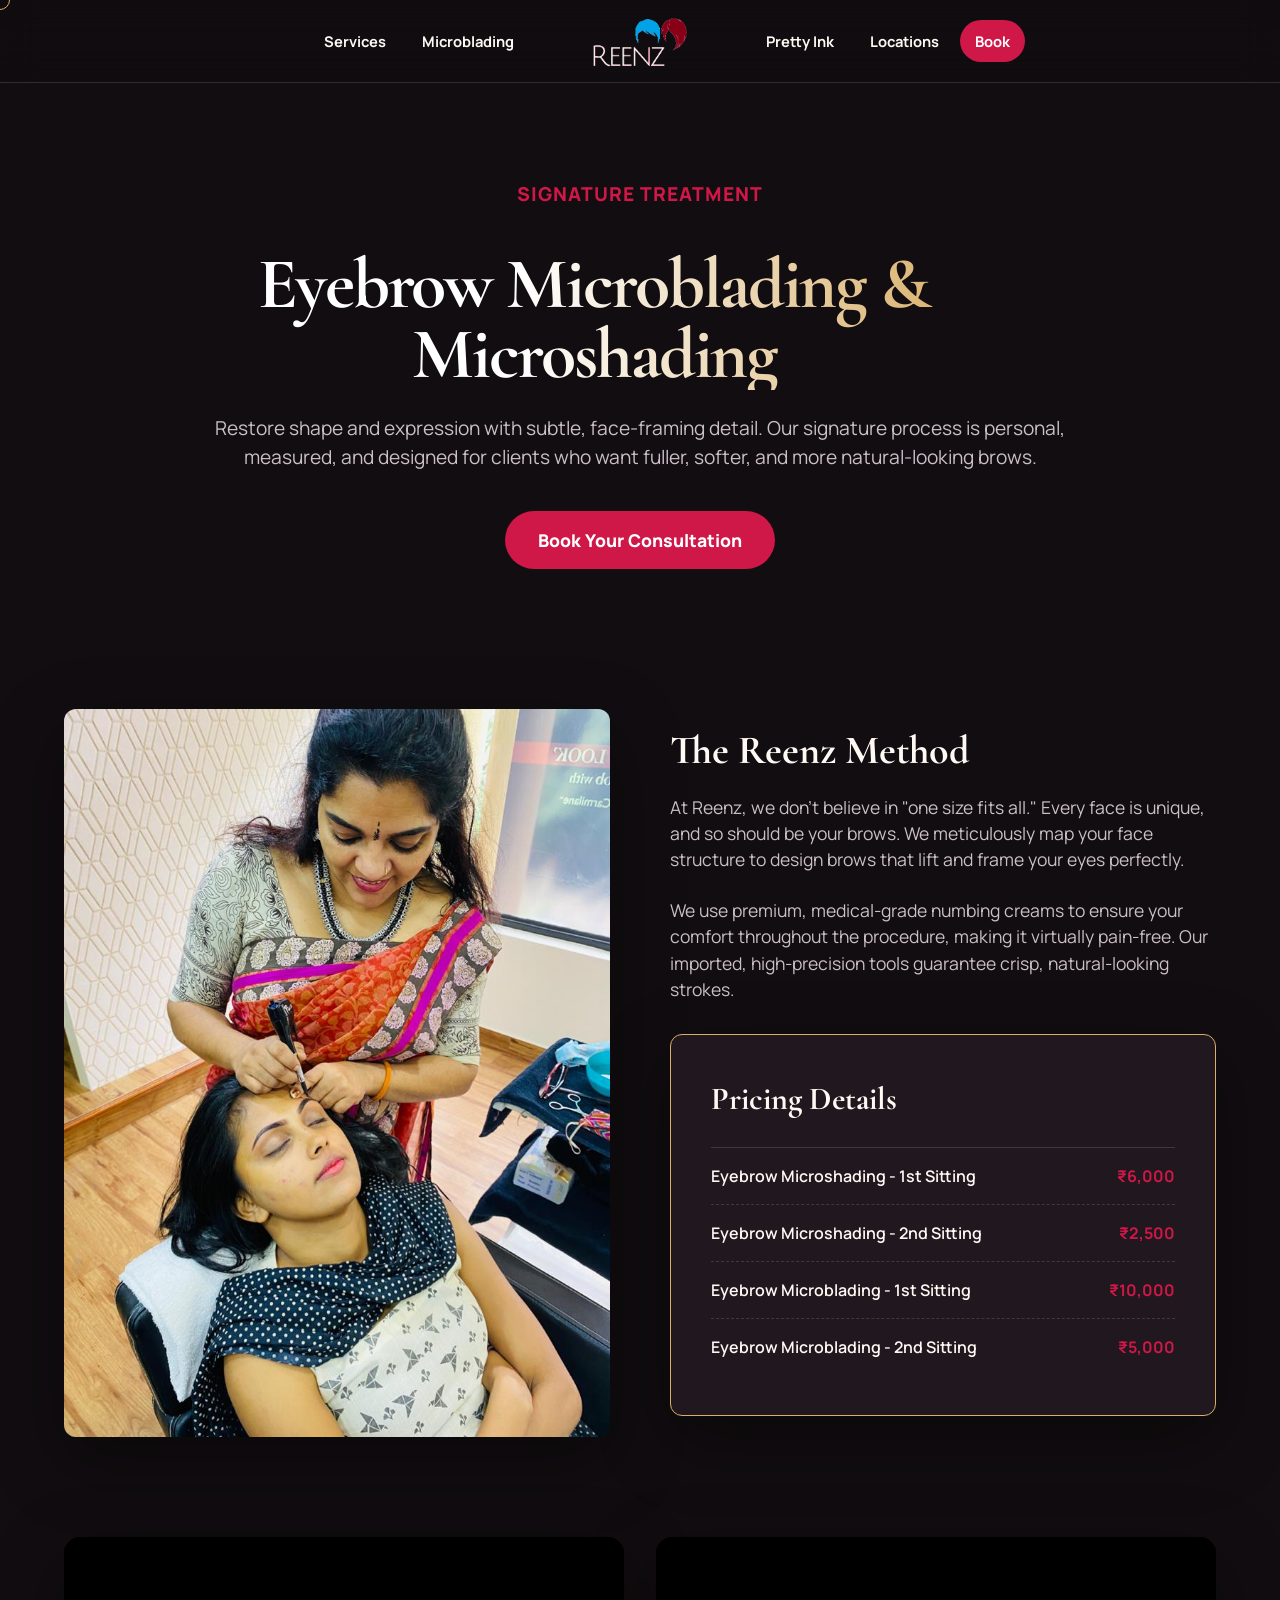
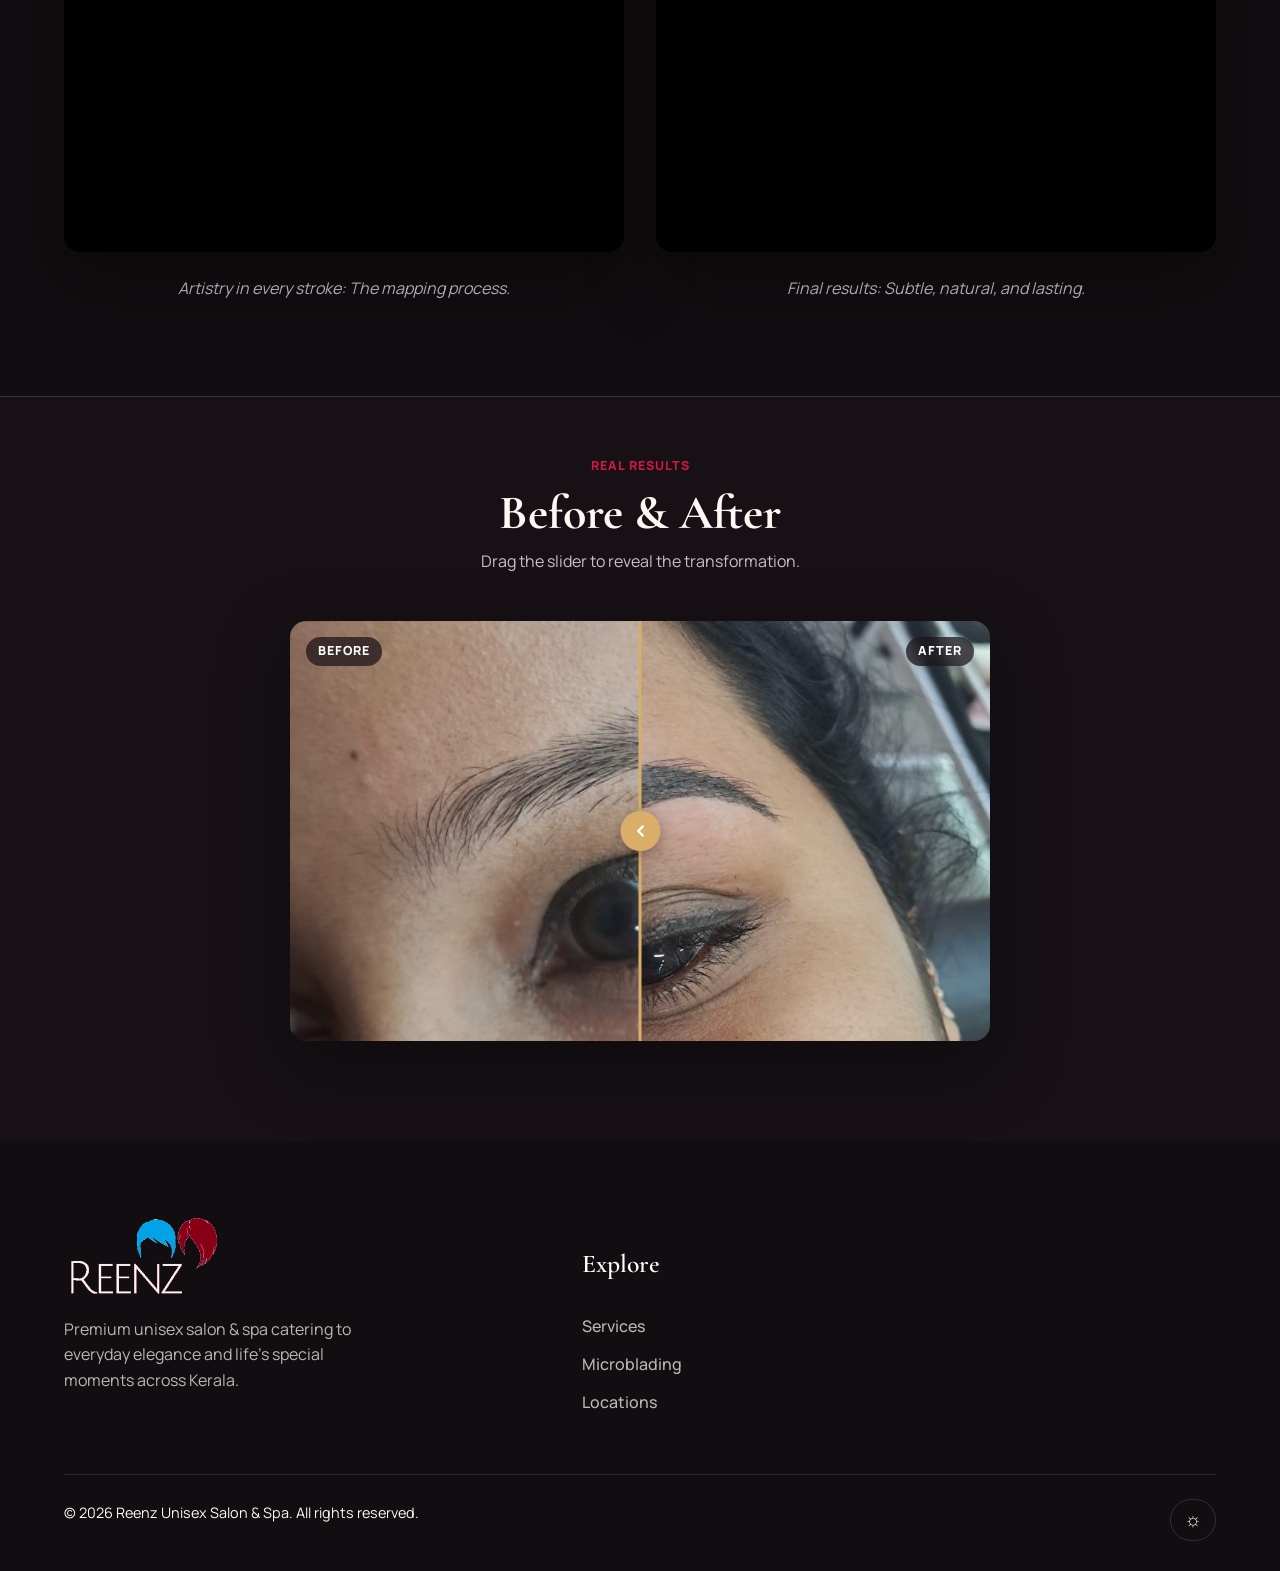
<file: microblading.html>
<!doctype html>
<html lang="en">
<head>
  <meta charset="utf-8">
  <meta name="viewport" content="width=device-width, initial-scale=1">
  <title>Eyebrow Microblading & Microshading in Kerala | Reenz Salon</title>
  <meta name="description" content="Discover premium eyebrow microblading and microshading services at Reenz Salon in Trivandrum, Kerala. Natural-looking brows tailored to your face shape.">
  <meta name="keywords" content="eyebrow microblading Kerala, eyebrow microshading Trivandrum, permanent makeup Kerala, Reenz microblading, eyebrow tattoo Kerala">
  <meta name="robots" content="index, follow, max-image-preview:large">
  <meta name="author" content="Reenz Unisex Salon & Spa">
  <link rel="canonical" href="https://reenz.in/microblading.html">

  <!-- Open Graph / Facebook -->
  <meta property="og:type" content="website">
  <meta property="og:url" content="https://reenz.in/microblading.html">
  <meta property="og:title" content="Eyebrow Microblading & Microshading in Kerala | Reenz Salon">
  <meta property="og:description" content="Premium eyebrow microblading and microshading at Reenz Salon. Achieve natural-looking, perfectly shaped brows with our expert artists in Trivandrum.">
  <meta property="og:image" content="https://reenz.in/assets/Eyebrow%20Tattoo.jpg">

  <!-- Twitter -->
  <meta property="twitter:card" content="summary_large_image">
  <meta property="twitter:url" content="https://reenz.in/microblading.html">
  <meta property="twitter:title" content="Eyebrow Microblading & Microshading in Kerala | Reenz Salon">
  <meta property="twitter:description" content="Premium eyebrow microblading and microshading at Reenz Salon. Achieve natural-looking, perfectly shaped brows with our expert artists in Trivandrum.">
  <meta property="twitter:image" content="https://reenz.in/assets/Eyebrow%20Tattoo.jpg">

  <!-- Breadcrumb Schema for Google hierarchy -->
  <script type="application/ld+json">
  {
    "@context": "https://schema.org",
    "@type": "BreadcrumbList",
    "itemListElement": [
      {
        "@type": "ListItem",
        "position": 1,
        "name": "Home",
        "item": "https://reenz.in/"
      },
      {
        "@type": "ListItem",
        "position": 2,
        "name": "Eyebrow Microblading & Microshading",
        "item": "https://reenz.in/microblading.html"
      }
    ]
  }
  </script>

  <!-- Structured Data (JSON-LD) -->
  <script type="application/ld+json">
  {
    "@context": "https://schema.org",
    "@type": "Service",
    "serviceType": "Eyebrow Microblading & Microshading",
    "provider": {
      "@type": "BeautySalon",
      "name": "Reenz Unisex Salon & Spa",
      "url": "https://reenz.in/"
    },
    "areaServed": {
      "@type": "State",
      "name": "Kerala"
    },
    "description": "Expert eyebrow microblading and microshading services in Kerala. We provide natural-looking brow restoration with medical-grade numbing and imported tools.",
    "offers": {
      "@type": "Offer",
      "priceCurrency": "INR",
      "price": "6000",
      "availability": "https://schema.org/InStock"
    }
  }
  </script>

  <link rel="icon" type="image/png" href="assets/favicon.png">
  <link rel="preconnect" href="https://fonts.googleapis.com">
  <link rel="preconnect" href="https://fonts.gstatic.com" crossorigin>
  <link href="https://fonts.googleapis.com/css2?family=Cormorant+Garamond:wght@600;700&family=Manrope:wght@400;500;600;700;800&display=swap" rel="stylesheet">
  <link rel="stylesheet" href="styles.css">
  <style>
    .service-hero {
      padding: 180px 24px 100px;
      text-align: center;
      max-width: 900px;
      margin: 0 auto;
    }
    .service-hero h1 {
      font-size: clamp(3rem, 6vw, 4.5rem);
      margin-bottom: 24px;
      color: var(--ink);
    }
    .service-hero p {
      font-size: 1.2rem;
      color: var(--muted);
      margin-bottom: 40px;
    }
    .service-content-grid {
      display: grid;
      grid-template-columns: 1fr;
      gap: 60px;
      padding: 40px 24px 100px;
      max-width: 1200px;
      margin: 0 auto;
    }
    @media (min-width: 800px) {
      .service-content-grid {
        grid-template-columns: 1fr 1fr;
        align-items: center;
      }
    }
    .pricing-box {
      background: var(--card);
      border: 1px solid var(--gold);
      padding: 40px;
      border-radius: 12px;
      box-shadow: var(--shadow);
    }
    .pricing-box h3 {
      font-family: var(--display);
      font-size: 2rem;
      color: var(--ink);
      margin-bottom: 24px;
    }
    .pricing-box .menu-list {
      list-style: none;
      padding: 0;
      margin: 0;
    }
    .pricing-box li {
      display: flex;
      justify-content: space-between;
      border-bottom: 1px dashed var(--line);
      padding: 16px 0;
      font-weight: 500;
    }
    .pricing-box li:last-child {
      border-bottom: none;
    }
    .pricing-box .item-price {
      color: var(--rose);
      font-weight: 700;
    }
  </style>
</head>
<body>
  <div class="custom-cursor"></div>
  
  <header class="site-header" data-header>
    <nav class="nav-group nav-left" data-nav>
      <a href="index.html#services">Services</a>
      <a href="microblading.html">Microblading</a>
    </nav>
    <a class="brand" href="index.html" aria-label="Reenz home">
      <img class="logo-light" src="assets/reenz-logo-wordmark.png" alt="Reenz logo">
      <img class="logo-dark" src="assets/reenz-logo-wordmark-dark-clean.png" alt="Reenz logo">
    </a>
    <nav class="nav-group nav-right" data-nav>
      <a href="index.html#story">Pretty Ink</a>
      <a href="index.html#locations">Locations</a>
      <a class="nav-cta" href="index.html#contact">Book</a>
    </nav>
    <button class="nav-toggle" type="button" aria-label="Open menu" aria-expanded="false" data-nav-toggle>
      <span></span>
      <span></span>
      <span></span>
    </button>
  </header>

  <main>
    <section class="service-hero reveal active">
      <p class="eyebrow" style="color: var(--rose);">Signature Treatment</p>
      <h1>Eyebrow Microblading & Microshading</h1>
      <p>Restore shape and expression with subtle, face-framing detail. Our signature process is personal, measured, and designed for clients who want fuller, softer, and more natural-looking brows.</p>
      <a class="button primary" href="index.html#contact">Book Your Consultation</a>
    </section>

    <div class="service-content-grid">
      <div class="reveal">
        <img src="assets/Eyebrow%20Tattoo.jpg" alt="Eyebrow Microblading Process at Reenz" style="border-radius: 12px; box-shadow: var(--shadow);" loading="lazy">
      </div>
      <div class="reveal" style="transition-delay: 0.2s;">
        <h2 style="font-family: var(--display); font-size: 2.5rem; margin-bottom: 24px;">The Reenz Method</h2>
        <p style="font-size: 1.1rem; color: var(--muted); margin-bottom: 24px;">At Reenz, we don't believe in "one size fits all." Every face is unique, and so should be your brows. We meticulously map your face structure to design brows that lift and frame your eyes perfectly.</p>
        <p style="font-size: 1.1rem; color: var(--muted); margin-bottom: 32px;">We use premium, medical-grade numbing creams to ensure your comfort throughout the procedure, making it virtually pain-free. Our imported, high-precision tools guarantee crisp, natural-looking strokes.</p>
        
        <div class="pricing-box">
          <h3>Pricing Details</h3>
          <ul class="menu-list">
            <li><span class="item-name">Eyebrow Microshading - 1st Sitting</span><span class="item-price">₹6,000</span></li>
            <li><span class="item-name">Eyebrow Microshading - 2nd Sitting</span><span class="item-price">₹2,500</span></li>
            <li><span class="item-name">Eyebrow Microblading - 1st Sitting</span><span class="item-price">₹10,000</span></li>
            <li><span class="item-name">Eyebrow Microblading - 2nd Sitting</span><span class="item-price">₹5,000</span></li>
          </ul>
        </div>
      </div>

    </div>

    <!-- Video Showcase -->
    <section class="video-grid">
      <div>
        <div class="video-wrapper">
          <iframe 
            src="https://www.youtube.com/embed/mHEEbYcP17A" 
            title="Eyebrow Microblading at Reenz Salon - Part 1" 
            allow="accelerometer; autoplay; clipboard-write; encrypted-media; gyroscope; picture-in-picture; web-share" 
            referrerpolicy="strict-origin-when-cross-origin" 
            loading="lazy"
            allowfullscreen>
          </iframe>
        </div>
        <p class="video-caption">Artistry in every stroke: The mapping process.</p>
      </div>
      <div>
        <div class="video-wrapper">
          <iframe 
            src="https://www.youtube.com/embed/P4DMqVdOI70" 
            title="Eyebrow Microblading at Reenz Salon - Part 2" 
            allow="accelerometer; autoplay; clipboard-write; encrypted-media; gyroscope; picture-in-picture; web-share" 
            referrerpolicy="strict-origin-when-cross-origin" 
            loading="lazy"
            allowfullscreen>
          </iframe>
        </div>
        <p class="video-caption">Final results: Subtle, natural, and lasting.</p>
      </div>
    </section>

    <!-- Before/After Slider -->
    <section style="padding: 60px 24px 100px; background: var(--surface); border-top: 1px solid var(--line);">
      <div style="max-width: 900px; margin: 0 auto; text-align: center;">
        <p class="eyebrow" style="color: var(--rose);">Real Results</p>
        <h2 style="font-family: var(--display); font-size: clamp(2rem, 4vw, 3rem); margin-bottom: 12px;">Before &amp; After</h2>
        <p style="color: var(--muted); margin-bottom: 48px;">Drag the slider to reveal the transformation.</p>

        <div class="ba-slider" id="baSlider" style="position: relative; max-width: 700px; margin: 0 auto; border-radius: 16px; overflow: hidden; box-shadow: var(--shadow); user-select: none; touch-action: pan-y;">
          <!-- After image (full width, base layer) -->
          <img src="assets/After-Eyebrow.jpeg" alt="After eyebrow microblading by Reenz" style="display: block; width: 100%; height: 420px; object-fit: cover; object-position: center;" loading="lazy">
          <!-- Before image (clipped by clip-path) -->
          <img id="baBeforeImg" src="assets/Before-Eyebrow.jpeg" alt="Before eyebrow microblading" style="position: absolute; top: 0; left: 0; width: 100%; height: 420px; object-fit: cover; object-position: center; clip-path: polygon(0 0, 50% 0, 50% 100%, 0 100%);" loading="lazy">
          <!-- Labels -->
          <span style="position: absolute; top: 16px; left: 16px; background: rgba(23,17,22,0.7); color:#fff; font-size:0.78rem; font-weight:800; text-transform:uppercase; letter-spacing:1px; padding:5px 12px; border-radius:999px; backdrop-filter:blur(8px);">Before</span>
          <span style="position: absolute; top: 16px; right: 16px; background: rgba(23,17,22,0.7); color:#fff; font-size:0.78rem; font-weight:800; text-transform:uppercase; letter-spacing:1px; padding:5px 12px; border-radius:999px; backdrop-filter:blur(8px);">After</span>
          <!-- Divider handle -->
          <div id="baHandle" style="position: absolute; top: 0; left: 50%; width: 3px; height: 100%; background: var(--gold); transform: translateX(-50%); cursor: ew-resize;">
            <div style="position: absolute; top: 50%; left: 50%; transform: translate(-50%, -50%); width: 40px; height: 40px; background: var(--gold); border-radius: 50%; display: flex; align-items: center; justify-content: center; box-shadow: 0 4px 16px rgba(0,0,0,0.3);">
              <svg width="18" height="18" viewBox="0 0 24 24" fill="none" stroke="#fff" stroke-width="2.5" stroke-linecap="round" stroke-linejoin="round"><polyline points="15 18 9 12 15 6"/><polyline points="9 18 3 12 9 6" transform="translate(6,0)"/></svg>
            </div>
          </div>
        </div>
      </div>
    </section>

    <script>
    (function() {
      const slider = document.getElementById('baSlider');
      const beforeImg = document.getElementById('baBeforeImg');
      const handle = document.getElementById('baHandle');
      if (!slider || !beforeImg || !handle) return;

      function setPosition(x) {
        const rect = slider.getBoundingClientRect();
        let pct = (x - rect.left) / rect.width;
        pct = Math.max(0.02, Math.min(0.98, pct));
        beforeImg.style.clipPath = `polygon(0 0, ${pct * 100}% 0, ${pct * 100}% 100%, 0 100%)`;
        handle.style.left = (pct * 100) + '%';
      }

      // Mouse
      handle.addEventListener('mousedown', function(e) {
        e.preventDefault();
        function onMove(e) { setPosition(e.clientX); }
        function onUp() {
          window.removeEventListener('mousemove', onMove);
          window.removeEventListener('mouseup', onUp);
        }
        window.addEventListener('mousemove', onMove);
        window.addEventListener('mouseup', onUp);
      });

      // Touch
      handle.addEventListener('touchstart', function(e) {
        function onMove(e) { setPosition(e.touches[0].clientX); }
        function onEnd() {
          window.removeEventListener('touchmove', onMove);
          window.removeEventListener('touchend', onEnd);
        }
        window.addEventListener('touchmove', onMove, { passive: true });
        window.addEventListener('touchend', onEnd);
      }, { passive: true });
    })();
    </script>
  </main>

  <footer class="site-footer expanded-footer">
    <div class="footer-top">
      <div class="footer-brand">
        <img class="logo-light" src="assets/reenz-logo-wordmark.png" alt="Reenz logo">
        <img class="logo-dark" src="assets/reenz-logo-wordmark-dark-clean.png" alt="Reenz logo">
        <p>Premium unisex salon & spa catering to everyday elegance and life's special moments across Kerala.</p>
      </div>
      <div class="footer-links">
        <h4>Explore</h4>
        <a href="index.html#services">Services</a>
        <a href="microblading.html">Microblading</a>
        <a href="index.html#locations">Locations</a>
      </div>
    </div>
    <div class="footer-bottom">
      <p>© 2026 Reenz Unisex Salon & Spa. All rights reserved.</p>
      <div class="footer-actions">
        <button class="theme-toggle" type="button" aria-label="Switch to light mode" data-theme-toggle>
          <span class="theme-icon theme-icon-moon" aria-hidden="true">☾</span>
          <span class="theme-icon theme-icon-sun" aria-hidden="true">☼</span>
        </button>
      </div>
    </div>
  </footer>

  <!-- Back to Top -->
  <a href="#" class="back-to-top" aria-label="Back to top">
    <svg width="20" height="20" viewBox="0 0 24 24" fill="none" stroke="currentColor" stroke-width="2.5" stroke-linecap="round" stroke-linejoin="round"><polyline points="18 15 12 9 6 15"/></svg>
  </a>

  <script src="script.js"></script>
  <script>
    document.addEventListener("DOMContentLoaded", () => {
      const observer = new IntersectionObserver((entries, obs) => {
        entries.forEach(entry => {
          if (entry.isIntersecting) {
            entry.target.classList.add("active");
            obs.unobserve(entry.target);
          }
        });
      }, { threshold: 0.15 });
      document.querySelectorAll('.reveal').forEach(el => observer.observe(el));
    });
  </script>
</body>
</html>
</file>
<file: styles.css>
:root {
  --ink: #171116;
  --muted: #6d646b;
  --paper: #fffaf7;
  --surface: #fff;
  --card: #fff;
  --soft: #f6ece8;
  --rose: #a4002a;
  --rose-dark: #730022;
  --blue: #08a0df;
  --mint: #86d3c5;
  --gold: #c4934f;
  --line: rgba(23, 17, 22, 0.12);
  --header-bg: rgba(255, 250, 247, 0.82);
  --nav-text: #31272f;
  --nav-hover: #fff;
  --testimonials-bg: linear-gradient(180deg, var(--paper), #f0fbf8);
  --footer-bg: #120e12;
  --footer-text: rgba(255, 255, 255, 0.72);
  --shadow: 0 24px 70px rgba(44, 24, 34, 0.16);
  --map-filter: grayscale(0.2) contrast(1.1);
  color-scheme: light;
  --display: "Cormorant Garamond", Georgia, serif;
  --body: Manrope, Arial, sans-serif;
}

body[data-theme="dark"] {
  --ink: #fff8f3;
  --muted: #cbbfc6;
  --paper: #110d10;
  --surface: #171116;
  --card: #21181f;
  --soft: #2a1f27;
  --rose: #cf1748;
  --rose-dark: #8e062e;
  --blue: #55c4ee;
  --mint: #8ee1d2;
  --gold: #d8ae68;
  --line: rgba(255, 248, 243, 0.14);
  --header-bg: rgba(17, 13, 16, 0.82);
  --nav-text: #fff8f3;
  --nav-hover: rgba(255, 248, 243, 0.1);
  --testimonials-bg: linear-gradient(180deg, #110d10, #171116);
  --footer-bg: #080608;
  --footer-text: rgba(255, 248, 243, 0.72);
  --shadow: 0 24px 70px rgba(0, 0, 0, 0.36);
  --map-filter: invert(90%) hue-rotate(180deg) brightness(95%) contrast(1.1);
  color-scheme: dark;
}

* {
  box-sizing: border-box;
}

html {
  scroll-behavior: smooth;
}

body {
  margin: 0;
  color: var(--ink);
  background: var(--paper);
  font-family: var(--body);
  line-height: 1.5;
  transition: background-color 180ms ease, color 180ms ease;
}

/* Custom cursor only on pointer (non-touch) devices */
@media (pointer: fine) {
  body,
  a, button, input, select, textarea {
    cursor: none;
  }
}

img {
  max-width: 100%;
  display: block;
}

a {
  color: inherit;
}

address {
  font-style: normal;
}

.site-header {
  position: fixed;
  z-index: 20;
  top: 0;
  left: 0;
  right: 0;
  display: grid;
  grid-template-columns: 1fr auto 1fr;
  align-items: center;
  gap: clamp(18px, 3vw, 34px);
  padding: 14px clamp(18px, 4vw, 58px);
  background: var(--header-bg);
  border-bottom: 1px solid var(--line);
  backdrop-filter: blur(18px);
  transition: box-shadow 0.3s ease, background 0.3s ease, padding 0.3s ease;
}

.site-header.is-scrolled {
  padding-top: 10px;
  padding-bottom: 10px;
  box-shadow: 0 8px 32px rgba(23, 17, 22, 0.12);
  background: var(--header-bg);
  backdrop-filter: blur(28px);
}

body[data-theme="dark"] .site-header.is-scrolled {
  box-shadow: 0 8px 32px rgba(0, 0, 0, 0.3);
}

.brand img {
  width: 154px;
  height: 54px;
  object-fit: contain;
  object-position: center;
  image-rendering: high-quality;
  transform: translateZ(0);
  backface-visibility: hidden;
}

.logo-dark {
  display: none;
}

body[data-theme="dark"] .logo-light {
  display: none;
}

body[data-theme="dark"] .logo-dark {
  display: block;
}

.nav-group {
  display: flex;
  align-items: center;
  gap: 6px;
}

.nav-left {
  justify-self: end;
}

.nav-right {
  justify-self: start;
}

.nav-group a,
.theme-toggle {
  min-height: 42px;
  display: inline-flex;
  align-items: center;
  padding: 0 15px;
  border-radius: 999px;
  color: var(--nav-text);
  font-size: 0.92rem;
  font-weight: 700;
  text-decoration: none;
  transition: background-color 0.2s ease, transform 0.2s ease;
}

.nav-group a:active,
.theme-toggle:active {
  transform: scale(0.96);
}

.nav-group a:hover,
.nav-group a:focus-visible,
.theme-toggle:hover,
.theme-toggle:focus-visible {
  background: var(--nav-hover);
  outline: 2px solid transparent;
}

.nav-group .nav-cta {
  color: #fff;
  background: var(--rose);
}

.nav-toggle {
  display: none;
  width: 44px;
  height: 44px;
  border: 1px solid var(--line);
  border-radius: 50%;
  background: var(--card);
  padding: 11px;
}

.nav-toggle span {
  display: block;
  height: 2px;
  margin: 5px 0;
  background: var(--ink);
}

.theme-toggle {
  border: 1px solid var(--line);
  background: transparent;
  cursor: pointer;
  font-family: inherit;
  justify-content: center;
  width: 46px;
  padding: 0;
}

.theme-icon {
  font-size: 1.2rem;
  line-height: 1;
}

.theme-icon-moon {
  display: none;
}

body[data-theme="light"] .theme-icon-sun {
  display: none;
}

body[data-theme="light"] .theme-icon-moon {
  display: inline;
}

.hero {
  min-height: 94vh;
  position: relative;
  overflow: hidden;
  display: flex;
  justify-content: flex-end;
  align-items: center;
  padding: 130px clamp(22px, 5vw, 72px) 58px;
  background:
    linear-gradient(90deg, rgba(23, 17, 22, 0.1) 0%, rgba(23, 17, 22, 0.3) 42%, rgba(23, 17, 22, 0.78) 100%),
    linear-gradient(180deg, rgba(23, 17, 22, 0.08), rgba(23, 17, 22, 0.24)),
    url("assets/reenz-bridal-wide-clean.jpg") center / cover no-repeat fixed;
}

.hero-content {
  position: relative;
  z-index: 2;
  max-width: 620px;
  color: #fff;
}

.eyebrow,
.section-label {
  margin: 0 0 14px;
  color: var(--gold);
  font-size: 0.78rem;
  font-weight: 800;
  text-transform: uppercase;
  letter-spacing: 1px;
}

h1,
h2,
h3,
p {
  margin-top: 0;
}

h1,
h2 {
  font-family: var(--display);
  line-height: 0.98;
}

h1 {
  max-width: 760px;
  margin-bottom: 24px;
  font-size: clamp(4.4rem, 14vw, 11rem);
  letter-spacing: -0.03em;
  background: linear-gradient(to right, #fff 20%, var(--gold) 50%, #fff 80%);
  background-size: 200% auto;
  -webkit-background-clip: text;
  -webkit-text-fill-color: transparent;
  animation: shine 5s linear infinite;
}

@keyframes shine {
  to {
    background-position: 200% center;
  }
}

h2 {
  font-size: clamp(2.25rem, 5vw, 4.8rem);
}

h3 {
  font-size: 1.12rem;
}

.hero-copy {
  max-width: 560px;
  color: rgba(255, 255, 255, 0.86);
  font-size: clamp(1.05rem, 2vw, 1.3rem);
}

.hero-actions,
.contact-actions {
  display: flex;
  flex-wrap: wrap;
  gap: 12px;
}

.button {
  min-height: 58px;
  display: inline-flex;
  align-items: center;
  justify-content: center;
  border: 1px solid transparent;
  border-radius: 999px;
  padding: 0 32px;
  font-size: 1.1rem;
  font-weight: 800;
  text-decoration: none;
  transition: transform 0.3s cubic-bezier(0.2, 0.8, 0.2, 1), background-color 0.3s ease, color 0.3s ease, box-shadow 0.3s ease;
}

.button:hover {
  transform: translateY(-2px);
}

.button.primary {
  color: #fff;
  background: var(--rose);
}

.button.primary:hover {
  background: var(--rose-dark);
  box-shadow: 0 8px 20px rgba(164, 0, 42, 0.3);
}

body[data-theme="dark"] .button.primary:hover {
  box-shadow: 0 8px 20px rgba(207, 23, 72, 0.3);
}

.button.secondary {
  color: var(--ink);
  background: var(--card);
  border-color: rgba(23, 17, 22, 0.16);
}

.button.secondary:hover {
  box-shadow: 0 8px 20px rgba(23, 17, 22, 0.08);
}

body[data-theme="dark"] .button.secondary:hover {
  box-shadow: 0 8px 20px rgba(0, 0, 0, 0.4);
}

.hero .eyebrow {
  color: #8ee1d2;
}

.hero .button.secondary {
  color: #fff;
  background: rgba(255, 255, 255, 0.14);
  border-color: rgba(255, 255, 255, 0.34);
}

.hero-panel {
  align-self: end;
  display: grid;
  gap: 18px;
  padding: 22px;
  border-radius: 8px;
  background: rgba(255, 255, 255, 0.82);
  box-shadow: 0 16px 50px rgba(39, 17, 26, 0.12);
}

.hero-panel img {
  width: 220px;
}

.hero-panel strong {
  display: block;
  margin-bottom: 4px;
  font-family: var(--display);
  font-size: 2rem;
}

.hero-panel span {
  color: var(--muted);
}

.section-pad {
  padding: clamp(50px, 7vw, 80px) clamp(22px, 5vw, 72px);
}

.intro {
  display: grid;
  grid-template-columns: 220px minmax(0, 1fr);
  gap: clamp(26px, 6vw, 86px);
  background: var(--surface);
  border-bottom: 1px solid var(--line);
}

.image-story {
  display: grid;
  grid-template-columns: 1fr minmax(260px, 0.85fr) 1fr;
  gap: 16px;
  padding: 18px clamp(22px, 5vw, 72px) clamp(72px, 8vw, 104px);
  background: var(--surface);
}

.image-story figure {
  position: relative;
  min-height: 360px;
  margin: 0;
  overflow: hidden;
  border-radius: 8px;
  background: var(--soft);
}

.image-story img {
  width: 100%;
  height: 100%;
  object-fit: cover;
  transition: transform 1.2s cubic-bezier(0.2, 0.8, 0.2, 1);
}

.image-story figure:hover img {
  transform: scale(1.05);
}

.image-story figure:nth-child(1) img {
  object-position: center 28%;
}

.image-story figure:nth-child(2) img {
  object-position: center;
}

.image-story figure:nth-child(3) img {
  object-position: center 24%;
}

.image-story figcaption {
  position: absolute;
  left: 16px;
  bottom: 16px;
  display: inline-flex;
  min-height: 38px;
  align-items: center;
  border-radius: 999px;
  padding: 0 14px;
  color: #fff;
  background: rgba(23, 17, 22, 0.68);
  font-size: 0.86rem;
  font-weight: 900;
  backdrop-filter: blur(12px);
}

.intro h2,
.section-heading h2,
.story-copy h2,
.brows-text h2,
.contact h2 {
  margin-bottom: 18px;
}

.intro p,
.brows-text p,
.story-copy p {
  max-width: 760px;
  color: var(--muted);
  font-size: 1.05rem;
}

.section-heading {
  max-width: 760px;
  margin-bottom: 34px;
}

.services {
  background: var(--paper);
}

.service-grid,
.quote-grid,
.location-grid {
  display: grid;
  grid-template-columns: repeat(3, minmax(0, 1fr));
  gap: 16px;
}

.service-card,
.quote-grid figure,
.location-card {
  min-height: 220px;
  margin: 0;
  padding: 26px;
  border: 1px solid var(--line);
  border-radius: 8px;
  background: var(--card);
  transition: transform 0.4s cubic-bezier(0.2, 0.8, 0.2, 1), box-shadow 0.4s cubic-bezier(0.2, 0.8, 0.2, 1);
}

.service-card:hover,
.quote-grid figure:hover,
.location-card:hover {
  transform: translateY(-6px);
  box-shadow: var(--shadow);
}

.service-card span.service-icon {
  display: inline-flex;
  margin-bottom: 24px;
  color: var(--gold);
}

.service-card p,
.location-card p,
.quote-grid blockquote {
  color: var(--muted);
}

.brows {
  display: grid;
  grid-template-columns: minmax(0, 1fr) minmax(280px, 520px);
  gap: clamp(28px, 6vw, 80px);
  align-items: center;
  padding: clamp(50px, 7vw, 90px) clamp(22px, 5vw, 72px);
  color: #fff;
  background:
    linear-gradient(125deg, rgba(23, 17, 22, 0.96), rgba(115, 0, 34, 0.9)),
    #25111b;
}

.brows .eyebrow,
.contact .eyebrow {
  color: #8ee1d2;
}

.brows-text p {
  color: rgba(255, 255, 255, 0.76);
}

.text-link {
  display: inline-flex;
  margin-top: 10px;
  color: #fff;
  font-weight: 900;
  text-underline-offset: 7px;
}

.brow-visual {
  position: relative;
  border-radius: 8px;
  overflow: hidden;
  background: var(--card);
  box-shadow: var(--shadow);
}

.brow-visual img {
  width: 100%;
  height: 100%;
  min-height: 400px;
  object-fit: cover;
  object-position: center;
  transition: transform 1.2s cubic-bezier(0.2, 0.8, 0.2, 1);
}

.brow-visual:hover img {
  transform: scale(1.04);
}

.story {
  display: grid;
  grid-template-columns: minmax(260px, 440px) minmax(0, 1fr);
  gap: clamp(28px, 7vw, 92px);
  align-items: center;
  background: var(--surface);
}

.story-media {
  max-height: 640px;
  overflow: hidden;
  border-radius: 8px;
  box-shadow: var(--shadow);
  position: relative;
}

.story-media-overlay {
  position: absolute;
  inset: 0;
  background: rgba(23, 17, 22, 0.4);
  display: flex;
  align-items: center;
  justify-content: center;
  opacity: 0;
  transition: opacity 0.3s ease;
  backdrop-filter: blur(2px);
}

.story-media:hover .story-media-overlay {
  opacity: 1;
}

.story-media-overlay .read-text {
  color: #fff;
  font-weight: 800;
  font-size: 1.1rem;
  padding: 12px 24px;
  border: 2px solid var(--gold);
  border-radius: 999px;
  transform: translateY(10px);
  transition: transform 0.3s cubic-bezier(0.2, 0.8, 0.2, 1);
  background: rgba(23, 17, 22, 0.6);
}

.story-media:hover .read-text {
  transform: translateY(0);
}

.story-media img {
  width: 100%;
  height: 100%;
  object-fit: cover;
  object-position: top center;
  transition: transform 1.2s cubic-bezier(0.2, 0.8, 0.2, 1);
}

.story-media:hover img {
  transform: scale(1.04);
}

blockquote {
  margin: 0;
}

.story-copy blockquote {
  max-width: 620px;
  margin-top: 28px;
  padding-left: 22px;
  border-left: 5px solid var(--rose);
  color: var(--ink);
  font-family: var(--display);
  font-size: clamp(1.45rem, 3vw, 2.2rem);
  line-height: 1.12;
}

.testimonials {
  background: var(--testimonials-bg);
}

.quote-grid figure {
  min-height: 250px;
  display: flex;
  flex-direction: column;
  justify-content: space-between;
}

.quote-grid blockquote {
  font-size: 1.08rem;
}

.quote-grid figcaption {
  color: var(--gold);
  font-weight: 900;
}

/* Carousel */
.carousel-wrapper {
  overflow: hidden;
  margin: 0 -22px;
  padding: 0 22px 30px;
}
.carousel-track {
  display: flex !important;
  gap: 20px;
  overflow-x: auto;
  scroll-snap-type: x mandatory;
  scroll-behavior: smooth;
  scrollbar-width: none;
  -ms-overflow-style: none;
}
.carousel-track::-webkit-scrollbar {
  display: none;
}
.carousel-slide {
  flex: 0 0 85%;
  max-width: 420px;
  scroll-snap-align: center;
}
@media (min-width: 768px) {
  .carousel-slide {
    flex: 0 0 45%;
  }
}
@media (min-width: 1024px) {
  .carousel-slide {
    flex: 0 0 30%;
  }
}

.locations {
  background: var(--surface);
  text-align: center;
}

.locations .section-heading {
  margin-left: auto;
  margin-right: auto;
}

.location-grid {
  display: flex;
  flex-wrap: wrap;
  justify-content: center;
  gap: 24px;
  max-width: 900px;
  margin: 0 auto;
}

.location-card {
  min-height: 240px;
  text-align: left;
  flex: 1 1 300px;
  max-width: 400px;
  padding: 32px;
  border-radius: 8px;
  background: var(--card);
  box-shadow: var(--shadow);
  border: 1px solid var(--line);
}

.location-card h3 {
  font-family: var(--display);
  font-size: 1.7rem;
}

.location-card a {
  display: inline-flex;
  margin-top: 10px;
  color: var(--rose);
  font-weight: 900;
  text-decoration: none;
}

.hours {
  margin: 22px 0 0;
  color: var(--muted);
  font-weight: 700;
}

.contact {
  display: grid;
  grid-template-columns: minmax(0, 1fr) minmax(280px, 520px);
  gap: 24px;
  align-items: center;
  padding: clamp(54px, 8vw, 82px) clamp(22px, 5vw, 72px);
  color: #fff;
  background:
    linear-gradient(115deg, rgba(115, 0, 34, 0.97), rgba(23, 17, 22, 0.94)),
    var(--rose-dark);
}

.contact-actions {
  justify-content: flex-end;
}

.expanded-footer {
  display: block;
  padding: 70px clamp(22px, 5vw, 72px) 30px;
}
.footer-top {
  display: grid;
  grid-template-columns: 2fr 1fr 1.5fr;
  gap: 50px;
  margin-bottom: 60px;
}
.footer-brand img { width: 160px; margin-bottom: 20px; display: block; image-rendering: high-quality; transform: translateZ(0); backface-visibility: hidden; }
.footer-brand p { color: var(--footer-text); max-width: 320px; line-height: 1.6; }
.footer-links { display: flex; flex-direction: column; gap: 14px; }
.footer-links h4, .footer-newsletter h4 {
  color: #fff;
  margin-bottom: 16px;
  font-family: var(--display);
  font-size: 1.6rem;
  font-weight: 600;
}
.footer-links a {
  color: var(--footer-text);
  text-decoration: none;
  transition: color 0.2s;
  font-weight: 500;
}
.footer-links a:hover { color: var(--gold); }
.footer-newsletter p { color: var(--footer-text); margin-bottom: 16px; font-size: 0.95rem; }
.newsletter-form {
  display: flex;
  border-bottom: 1px solid rgba(255,255,255,0.2);
}
.newsletter-form input {
  background: transparent;
  border: none;
  color: #fff;
  padding: 12px 0;
  flex-grow: 1;
  outline: none;
  font-family: var(--body);
}
.newsletter-form button {
  background: transparent;
  border: none;
  color: var(--gold);
  font-size: 1.4rem;
  cursor: none;
  padding: 0 10px;
}
.footer-bottom {
  display: flex;
  justify-content: space-between;
  align-items: center;
  border-top: 1px solid rgba(255,255,255,0.1);
  padding-top: 24px;
  font-size: 0.9rem;
}
.footer-actions { display: flex; gap: 16px; align-items: center; }

@media (max-width: 900px) {
  .site-header {
    display: grid;
    grid-template-columns: auto auto;
    justify-content: space-between;
  }

  .nav-toggle {
    display: block;
    grid-column: 2;
    grid-row: 1;
  }

  .brand {
    grid-column: 1;
    grid-row: 1;
  }

  .nav-group {
    position: absolute;
    left: 18px;
    right: 18px;
    width: auto;
    justify-self: auto;
    display: none;
    flex-direction: column;
    align-items: stretch;
    padding: 10px;
    border: 1px solid var(--line);
    border-radius: 8px;
    background: var(--card);
    box-shadow: var(--shadow);
  }

  .nav-left {
    top: calc(100% + 10px);
    border-bottom: 0;
    border-radius: 8px 8px 0 0;
    box-shadow: 0 16px 34px rgba(39, 17, 26, 0.08);
  }

  .nav-right {
    top: calc(100% + 114px);
    border-top: 0;
    border-radius: 0 0 8px 8px;
    box-shadow: 0 24px 50px rgba(39, 17, 26, 0.14);
  }

  .site-header.nav-open .nav-group {
    display: flex;
  }

  .nav-group a {
    justify-content: center;
    border-radius: 6px;
  }

  .intro,
  .brows,
  .story,
  .contact {
    grid-template-columns: 1fr;
  }

  .hero {
    min-height: 720px;
    padding-top: 118px;
    justify-content: flex-start;
    /* Switch off fixed attachment on mobile — prevents GPU repaint jank */
    background:
      linear-gradient(90deg, rgba(23, 17, 22, 0.78) 0%, rgba(23, 17, 22, 0.45) 55%, rgba(23, 17, 22, 0.18) 100%),
      linear-gradient(180deg, rgba(23, 17, 22, 0.08), rgba(23, 17, 22, 0.34)),
      url("assets/reenz-bridal-wide-clean.jpg") 54% center / cover no-repeat scroll;
  }

  .image-story {
    grid-template-columns: repeat(2, minmax(0, 1fr));
  }

  .service-grid,
  .quote-grid,
  .location-grid {
    grid-template-columns: repeat(2, minmax(0, 1fr));
  }

  .contact-actions {
    justify-content: flex-start;
  }
}

@media (max-width: 620px) {
  .brand img {
    width: 132px;
  }

  h1 {
    font-size: clamp(4rem, 24vw, 6.8rem);
  }

  .section-pad,
  .image-story,
  .brows,
  .contact {
    padding-left: 18px;
    padding-right: 18px;
  }

  .service-grid,
  .image-story,
  .quote-grid,
  .location-grid {
    grid-template-columns: 1fr;
  }

  .service-card,
  .quote-grid figure,
  .location-card {
    min-height: auto;
  }

  .image-story figure,
  .brow-visual {
    min-height: 310px;
  }

  .brow-visual img {
    min-height: 310px;
  }

  .footer-top {
    grid-template-columns: 1fr;
    gap: 40px;
  }
  .footer-bottom {
    flex-direction: column-reverse;
    align-items: flex-start;
    gap: 20px;
  }
  body, a, button, input, select, textarea { cursor: auto !important; }
  .custom-cursor { display: none; }
}

/* Scroll Reveal Animations */
.reveal {
  opacity: 0;
  transform: translateY(30px);
  transition: opacity 0.8s cubic-bezier(0.2, 0.8, 0.2, 1), transform 0.8s cubic-bezier(0.2, 0.8, 0.2, 1);
}

.reveal.active {
  opacity: 1;
  transform: translateY(0);
}

/* WhatsApp Float */
.whatsapp-float {
  position: fixed;
  width: 60px;
  height: 60px;
  bottom: 30px;
  right: 30px;
  background-color: #25d366;
  color: #FFF;
  border-radius: 50px;
  display: flex;
  justify-content: center;
  align-items: center;
  box-shadow: 0 8px 24px rgba(37, 211, 102, 0.4);
  z-index: 100;
  transition: transform 0.3s cubic-bezier(0.2, 0.8, 0.2, 1), box-shadow 0.3s cubic-bezier(0.2, 0.8, 0.2, 1), background-color 0.3s ease;
}

.whatsapp-float:hover {
  transform: translateY(-4px) scale(1.05);
  box-shadow: 0 12px 28px rgba(37, 211, 102, 0.5);
  background-color: #20ba56;
}

@media (max-width: 620px) {
  .whatsapp-float {
    width: 50px;
    height: 50px;
    bottom: 20px;
    right: 20px;
  }
  
  .whatsapp-float svg {
    width: 24px;
    height: 24px;
  }
}

/* Custom Cursor */
.custom-cursor {
  position: fixed;
  top: 0;
  left: 0;
  width: 20px;
  height: 20px;
  border: 1.5px solid var(--gold);
  border-radius: 50%;
  pointer-events: none;
  z-index: 99999;
  transform: translate(-50%, -50%);
  transition: width 0.2s ease, height 0.2s ease, background-color 0.2s ease;
}
.custom-cursor.hover {
  width: 48px;
  height: 48px;
  background-color: rgba(196, 147, 79, 0.15);
}

/* Modal Styles */
.article-modal {
  position: fixed;
  inset: 0;
  z-index: 10000;
  display: flex;
  align-items: center;
  justify-content: center;
  padding: 20px;
  opacity: 0;
  visibility: hidden;
  transition: opacity 0.35s ease, visibility 0.35s ease;
}

.article-modal.is-open {
  opacity: 1;
  visibility: visible;
}

.modal-overlay {
  position: absolute;
  inset: 0;
  background: rgba(0, 0, 0, 0.75);
  backdrop-filter: blur(6px);
  cursor: pointer;
}

.modal-content {
  position: relative;
  background: var(--paper);
  color: var(--ink);
  width: 100%;
  max-width: 720px;
  max-height: 90vh;
  border-radius: 12px;
  overflow-y: auto;
  box-shadow: 0 30px 100px rgba(0, 0, 0, 0.5);
  /* Premium entrance animation */
  opacity: 0;
  transform: scale(0.95) translateY(20px);
  transition: opacity 0.4s cubic-bezier(0.2, 0.8, 0.2, 1), transform 0.4s cubic-bezier(0.2, 0.8, 0.2, 1);
  border: 1px solid var(--line);
}

.article-modal.is-open .modal-content {
  opacity: 1;
  transform: scale(1) translateY(0);
}

.modal-close {
  position: absolute;
  top: 16px;
  right: 16px;
  width: 40px;
  height: 40px;
  background: var(--surface);
  border: 1px solid var(--line);
  color: var(--ink);
  border-radius: 50%;
  font-size: 1.5rem;
  display: flex;
  align-items: center;
  justify-content: center;
  z-index: 10;
  cursor: none;
  transition: background 0.2s ease, transform 0.2s ease;
}

.modal-close:hover {
  background: var(--gold);
  color: #fff;
  transform: rotate(90deg);
}

.modal-body {
  padding: 40px clamp(24px, 5vw, 56px);
}

.modal-body h2 {
  font-size: clamp(2rem, 4vw, 2.8rem);
  margin-bottom: 24px;
  padding-right: 40px;
}

.modal-body p {
  margin-bottom: 18px;
  font-size: 1.05rem;
  line-height: 1.7;
  color: var(--muted);
}

.modal-body p strong {
  color: var(--ink);
  font-size: 1.15rem;
}

/* Service Menu */
.menu {
  background: var(--surface);
}

.menu-grid {
  display: grid;
  grid-template-columns: repeat(auto-fit, minmax(320px, 1fr));
  gap: 24px;
  max-width: 1200px;
  margin: 0 auto;
}

.menu-card {
  background: var(--card);
  border: 1px solid var(--line);
  border-radius: 8px;
  overflow: hidden;
  padding: 26px;
  min-height: 220px;
  margin: 0;
  cursor: pointer;
  transition: transform 0.4s cubic-bezier(0.2, 0.8, 0.2, 1), box-shadow 0.4s cubic-bezier(0.2, 0.8, 0.2, 1), border-color 0.4s ease;
  display: flex;
  flex-direction: column;
}

.menu-card:hover {
  transform: translateY(-6px);
  box-shadow: var(--shadow);
  border-color: var(--gold);
}

.menu-card h3 {
  margin: 0 0 12px 0;
  font-family: var(--display);
  font-size: 1.6rem;
  font-weight: 700;
  color: var(--ink);
}

.menu-card p {
  color: var(--muted);
  flex-grow: 1;
}

.menu-subcategory {
  margin: 28px 0 16px 0;
  font-family: var(--display);
  font-size: 1.4rem;
  color: var(--rose);
  border-bottom: 1px solid var(--line);
  padding-bottom: 8px;
}

.menu-subcategory:first-child {
  margin-top: 8px;
}

.menu-icon {
  display: flex;
  align-items: center;
  justify-content: center;
  width: 48px;
  height: 48px;
  background: rgba(142, 225, 210, 0.1);
  color: var(--gold);
  border-radius: 8px;
  margin-bottom: 20px;
  transition: all 0.3s ease;
}

.menu-card:hover .menu-icon {
  background: var(--gold);
  color: var(--ink);
  transform: scale(1.1);
}

.menu-icon svg {
  width: 24px;
  height: 24px;
}

.action-text {
  display: inline-block;
  margin-top: 16px;
  font-weight: 600;
  color: var(--gold);
  font-size: 0.95rem;
  transition: transform 0.3s ease;
}

.menu-card:hover .action-text {
  transform: translateX(4px);
}

.menu-content {
  padding: 0 24px 24px;
}

.menu-disclaimer {
  font-size: 0.9rem;
  font-style: italic;
  color: var(--muted);
  margin-bottom: 16px;
}

.menu-list {
  list-style: none;
  padding: 0;
  margin: 0;
  border-top: 1px solid var(--line);
  padding-top: 16px;
}

.menu-list li {
  display: flex;
  justify-content: space-between;
  align-items: center;
  padding: 12px 0;
  border-bottom: 1px dashed var(--line);
  color: var(--muted);
}

.menu-list li:last-child {
  border-bottom: none;
}

.item-name {
  font-weight: 600;
  color: var(--ink);
}

.item-price {
  font-weight: 700;
  color: var(--gold);
  white-space: nowrap;
}

/* Celebrities Marquee */
.celebs {
  background: var(--paper);
  padding: 80px 0;
  overflow: hidden;
}

.marquee-container {
  width: 100vw;
  margin-left: calc(-50vw + 50%);
  overflow: hidden;
  position: relative;
  mask-image: linear-gradient(to right, transparent, black 10%, black 90%, transparent);
  -webkit-mask-image: linear-gradient(to right, transparent, black 10%, black 90%, transparent);
}

.marquee-track {
  display: flex;
  width: max-content;
  animation: marquee-scroll 45s linear infinite;
  gap: 32px;
  padding: 10px 0;
}

.marquee-track:hover {
  animation-play-state: paused;
}

.celeb-card {
  width: 220px;
  display: flex;
  flex-direction: column;
  align-items: center;
  text-align: center;
  transition: transform 0.3s ease;
}

.celeb-card:hover {
  transform: translateY(-8px);
}

.celeb-card img {
  width: 200px;
  height: 250px;
  object-fit: cover;
  border-radius: 12px;
  margin-bottom: 16px;
  border: 3px solid var(--gold);
  box-shadow: var(--shadow);
}

.celeb-card p {
  font-family: var(--display);
  font-size: 1.1rem;
  font-weight: 700;
  color: var(--ink);
  margin: 0;
}

@keyframes marquee-scroll {
  from {
    transform: translateX(0);
  }
  to {
    transform: translateX(calc(-50% - 16px)); /* 50% of track minus half gap */
  }
}

/* FAQ Section */
.faq-item {
  border-bottom: 1px solid var(--line);
  padding: 24px 0;
}

.faq-question {
  font-family: var(--display);
  font-size: 1.35rem;
  font-weight: 700;
  color: var(--ink);
  cursor: pointer;
  list-style: none;
  position: relative;
  padding-right: 40px;
  transition: color 0.3s ease;
}

.faq-question::-webkit-details-marker {
  display: none;
}

.faq-question::after {
  content: '+';
  position: absolute;
  right: 0;
  top: 50%;
  transform: translateY(-50%);
  font-size: 1.8rem;
  font-weight: 400;
  color: var(--gold);
  transition: transform 0.3s ease;
}

.faq-item[open] .faq-question::after {
  content: '−';
  transform: translateY(-50%) rotate(180deg);
}

.faq-answer {
  padding-top: 16px;
  color: var(--muted);
  font-size: 1.05rem;
  line-height: 1.6;
}

.faq-item[open] .faq-question {
  color: var(--rose);
}

/* Scroll Animations */
.reveal {
  opacity: 0;
  transform: translateY(30px);
  transition: opacity 0.8s cubic-bezier(0.2, 0.8, 0.2, 1), transform 0.8s cubic-bezier(0.2, 0.8, 0.2, 1);
}

.reveal.revealed {
  opacity: 1;
  transform: translateY(0);
}

/* ─── Stats / Trust Bar ─────────────────────────────────── */
.stats-bar {
  background: var(--surface);
  border-top: 1px solid var(--line);
  border-bottom: 1px solid var(--line);
  padding: 40px clamp(22px, 5vw, 72px);
  display: flex;
  justify-content: center;
  gap: clamp(32px, 6vw, 80px);
  flex-wrap: wrap;
}

.stat-item {
  display: flex;
  flex-direction: column;
  align-items: center;
  gap: 6px;
  text-align: center;
}

.stat-number {
  font-family: var(--display);
  font-size: clamp(2.4rem, 5vw, 3.8rem);
  font-weight: 700;
  line-height: 1;
  color: var(--ink);
  /* Gradient shimmer on the number */
  background: linear-gradient(135deg, var(--gold) 0%, var(--rose) 100%);
  -webkit-background-clip: text;
  -webkit-text-fill-color: transparent;
  background-clip: text;
}

.stat-label {
  font-size: 0.82rem;
  font-weight: 700;
  text-transform: uppercase;
  letter-spacing: 0.08em;
  color: var(--muted);
}

/* ─── Testimonial Stars ──────────────────────────────────── */
.review-stars {
  color: var(--gold);
  font-size: 1rem;
  letter-spacing: 2px;
  margin-bottom: 10px;
  display: block;
}



/* ─── Skeleton / Image Shimmer Loader ───────────────────── */
@keyframes shimmer {
  0%   { background-position: -600px 0; }
  100% { background-position:  600px 0; }
}

.img-skeleton {
  background: linear-gradient(
    90deg,
    var(--soft) 25%,
    var(--line) 50%,
    var(--soft) 75%
  );
  background-size: 1200px 100%;
  animation: shimmer 1.6s infinite linear;
}

/* ─── Staggering for lists ───────────────────────────────── */
.menu-card:nth-child(2) { transition-delay: 0.1s; }
.menu-card:nth-child(3) { transition-delay: 0.2s; }
.menu-card:nth-child(4) { transition-delay: 0.3s; }
.location-card:nth-child(2) { transition-delay: 0.2s; }
.faq-item:nth-child(2) { transition-delay: 0.1s; }
.faq-item:nth-child(3) { transition-delay: 0.2s; }
.faq-item:nth-child(4) { transition-delay: 0.3s; }
.faq-item:nth-child(5) { transition-delay: 0.4s; }

/* Dark Mode Maps */
.styled-map {
  filter: var(--map-filter);
  transition: filter 0.5s ease;
}

/* Back-to-Top Button */
.back-to-top {
  position: fixed;
  bottom: 100px;
  right: 30px;
  z-index: 90;
  width: 46px;
  height: 46px;
  border-radius: 50%;
  background: var(--card);
  border: 1px solid var(--line);
  color: var(--ink);
  display: flex;
  align-items: center;
  justify-content: center;
  box-shadow: 0 4px 16px rgba(23, 17, 22, 0.12);
  opacity: 0;
  visibility: hidden;
  transform: translateY(10px);
  transition: opacity 0.3s ease, visibility 0.3s ease, transform 0.3s cubic-bezier(0.2, 0.8, 0.2, 1), background 0.2s ease, box-shadow 0.2s ease;
  text-decoration: none;
}

.back-to-top.is-visible {
  opacity: 1;
  visibility: visible;
  transform: translateY(0);
}

.back-to-top:hover {
  background: var(--gold);
  color: #fff;
  border-color: var(--gold);
  box-shadow: 0 8px 24px rgba(196, 147, 79, 0.35);
  transform: translateY(-3px);
}

@media (max-width: 620px) {
  .back-to-top {
    bottom: 82px;
    right: 20px;
    width: 40px;
    height: 40px;
  }
}

/* Utility classes replacing inline styles */
.text-center { text-align: center; }
.mx-auto { margin-left: auto; margin-right: auto; }
.section-heading-centered {
  text-align: center;
  margin: 0 auto 48px auto;
}
.section-heading-centered h2 {
  margin: 0;
}
.faq-heading-wrap {
  max-width: 600px;
  margin: 0 auto 40px auto;
  text-align: center;
}
.faq-heading-wrap h2 {
  margin: 0;
}
.faq-body {
  max-width: 760px;
  margin: 0 auto;
}
.map-wrap {
  width: 100%;
  height: 250px;
  border-radius: 12px;
  overflow: hidden;
  margin-bottom: 24px;
}

/* Video Embeds */
.video-wrapper {
  position: relative;
  padding-bottom: 56.25%; /* 16:9 Aspect Ratio */
  height: 0;
  overflow: hidden;
  border-radius: 16px;
  box-shadow: var(--shadow);
  background: #000;
}

.video-wrapper iframe {
  position: absolute;
  top: 0;
  left: 0;
  width: 100%;
  height: 100%;
  border: 0;
}

.video-grid {
  display: grid;
  grid-template-columns: 1fr;
  gap: 32px;
  max-width: 1200px;
  margin: 0 auto;
  padding: 0 24px 80px;
}

@media (min-width: 768px) {
  .video-grid {
    grid-template-columns: 1fr 1fr;
  }
}

.video-section {
  max-width: 1000px;
  margin: 0 auto;
  padding: 0 24px 80px;
}

.video-caption {
  text-align: center;
  margin-top: 24px;
  color: var(--muted);
  font-style: italic;
  font-size: 1rem;
}

.section-heading-centered {
  text-align: center;
  margin-bottom: 48px;
}

.brows-showcase.dark {
  background: linear-gradient(125deg, rgba(23, 17, 22, 1), rgba(115, 0, 34, 0.95)), #25111b;
  color: #fff;
}

.brows-showcase.dark .eyebrow {
  color: var(--mint);
}

.brows-showcase.dark p {
  color: rgba(255, 255, 255, 0.8);
}
</file>
